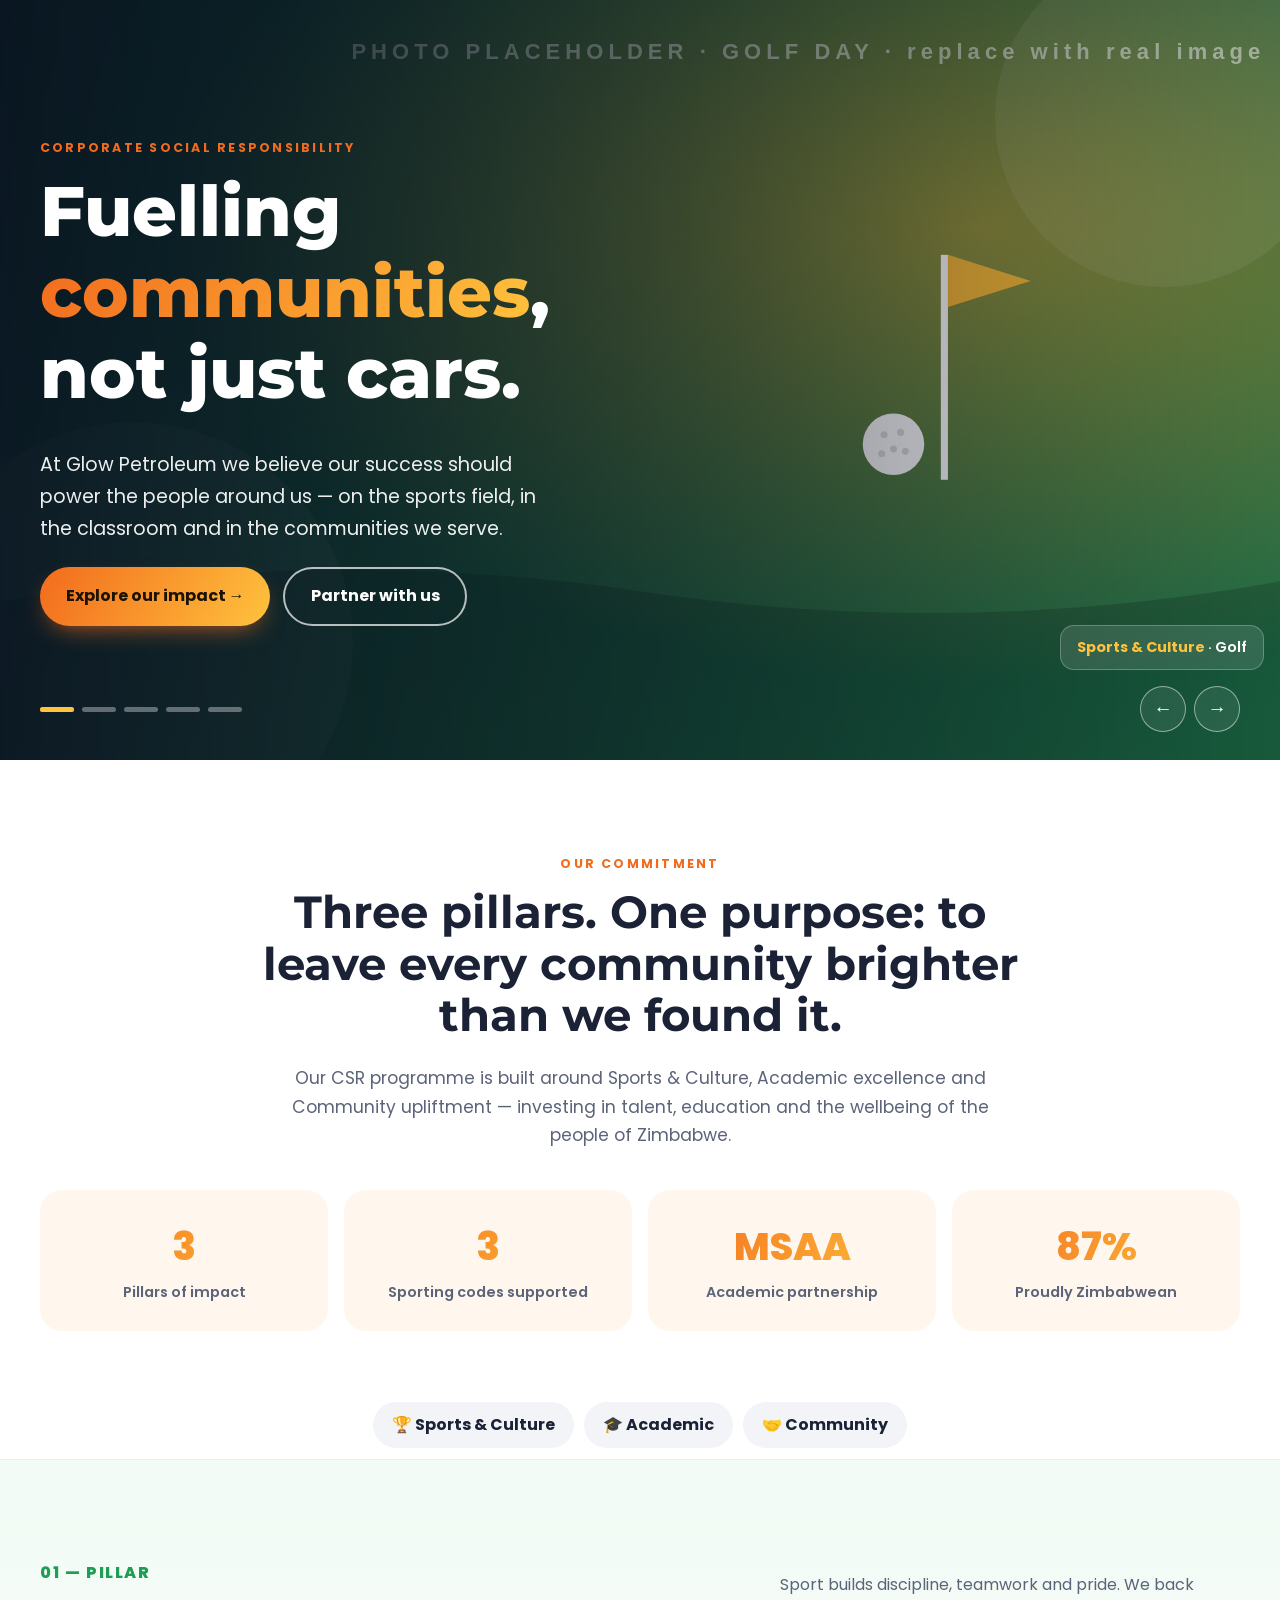
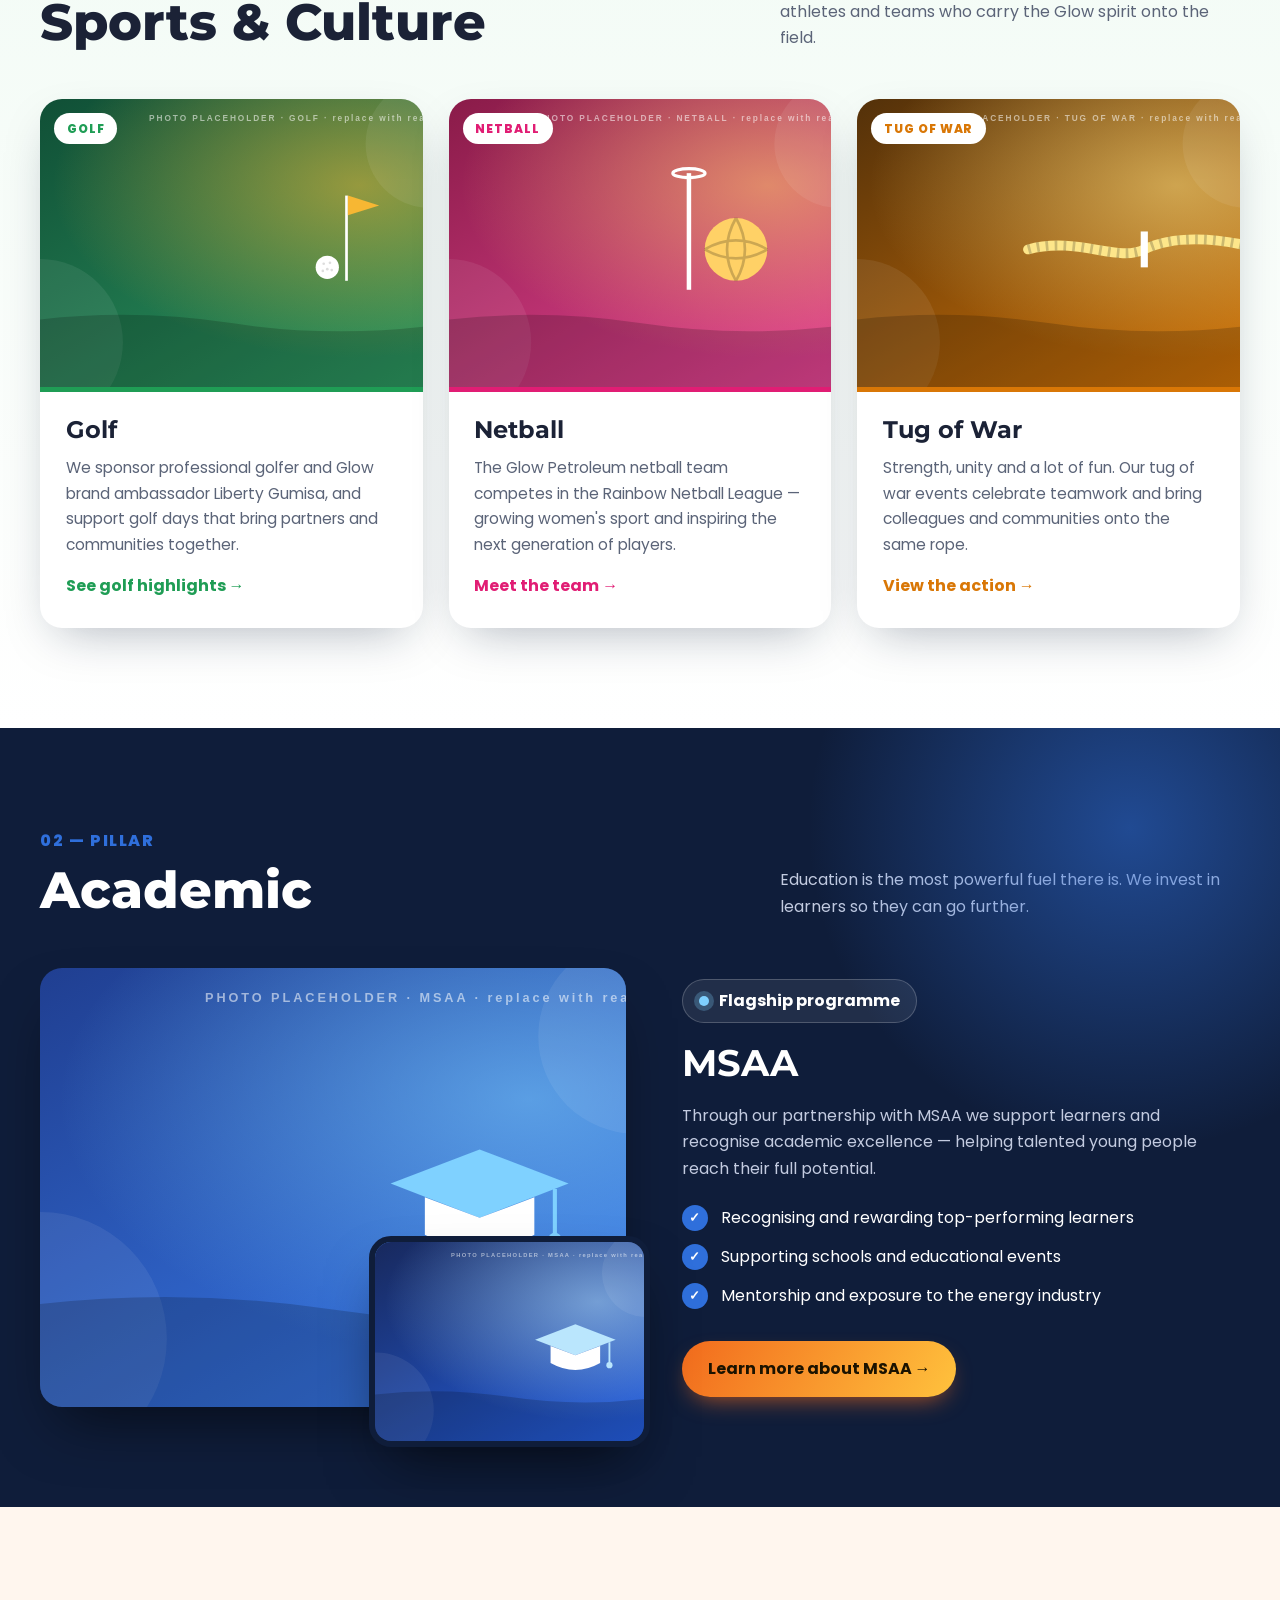
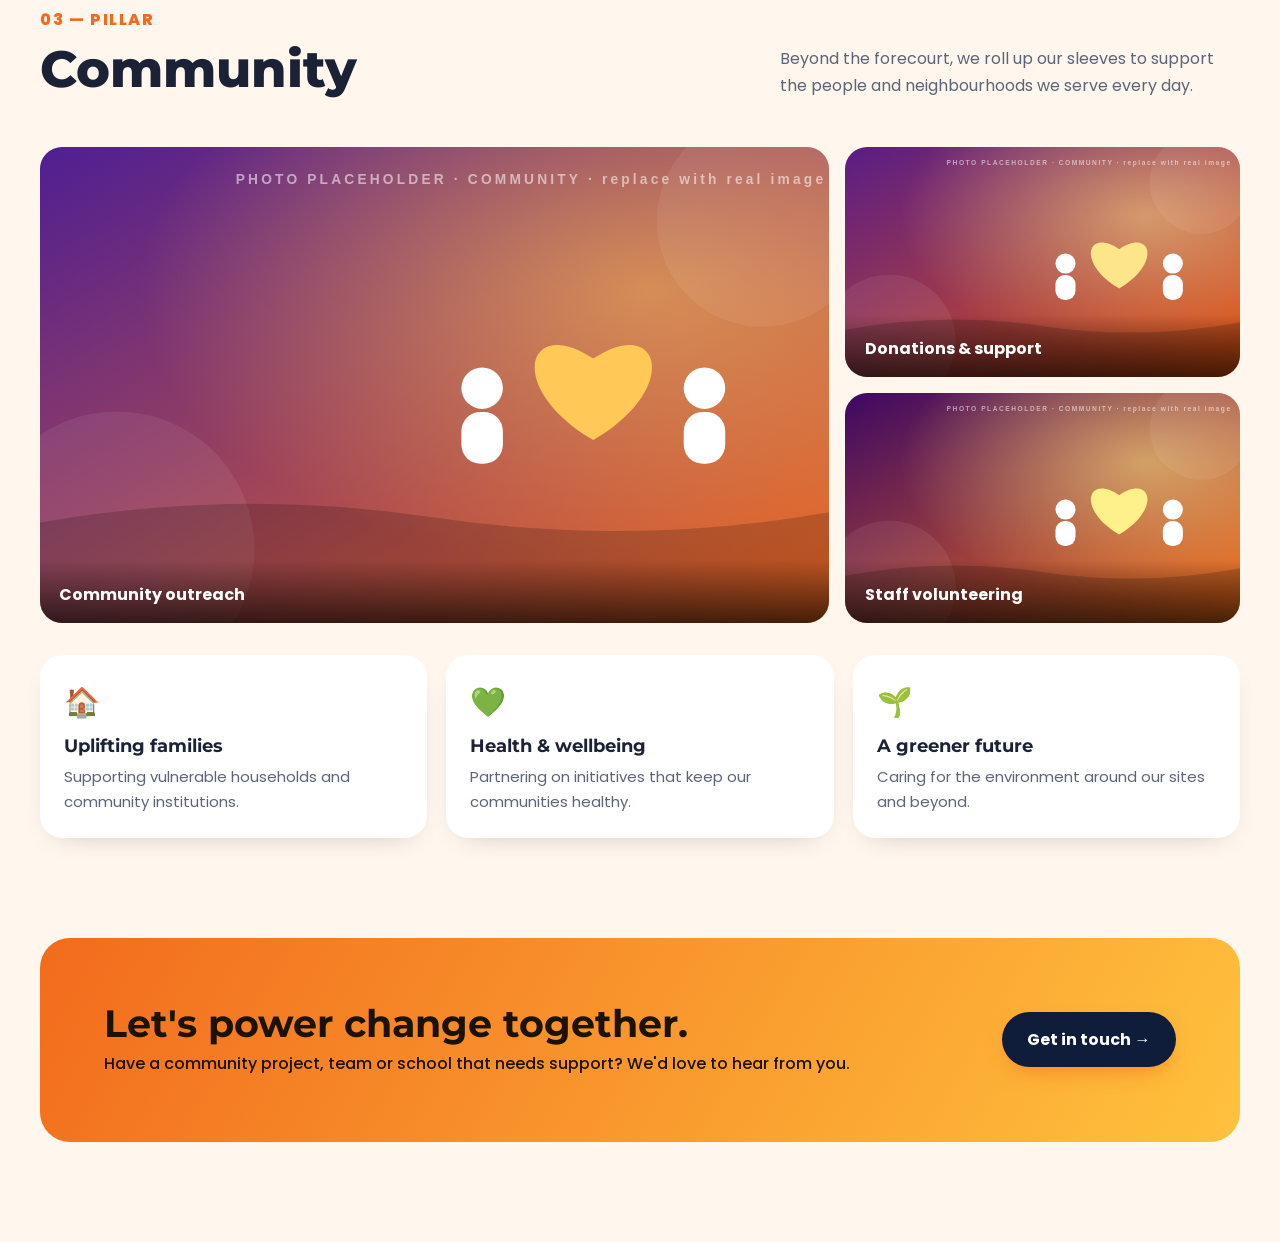
<file: html-version/index.html>
<!doctype html>
<html lang="en">
<head>
<meta charset="utf-8">
<meta name="viewport" content="width=device-width, initial-scale=1">
<title>Our Corporate Social Responsibility | Glow Petroleum</title>
<link rel="preconnect" href="https://fonts.googleapis.com">
<link href="https://fonts.googleapis.com/css2?family=Montserrat:wght@700;800&family=Poppins:wght@400;500;600;700&display=swap" rel="stylesheet">
<link rel="stylesheet" href="csr.css">
</head>
<body style="margin:0">

<!-- ===================== GLOW CSR PAGE START ===================== -->
<div class="glow-csr">

  <!-- HERO SLIDESHOW: add/remove .gc-slide blocks to change the pictures -->
  <section class="gc-hero" aria-label="Our CSR in pictures">
    <div class="gc-slide" data-caption="<b>Sports &amp; Culture</b> · Golf">
      <img src="images/hero-golf.svg" alt="Glow Petroleum golf day">
    </div>
    <div class="gc-slide" data-caption="<b>Sports &amp; Culture</b> · Netball">
      <img src="images/hero-netball.svg" alt="Glow Petroleum netball team">
    </div>
    <div class="gc-slide" data-caption="<b>Sports &amp; Culture</b> · Tug of War">
      <img src="images/hero-tug.svg" alt="Tug of war competition">
    </div>
    <div class="gc-slide" data-caption="<b>Academic</b> · MSAA">
      <img src="images/hero-msaa.svg" alt="MSAA students">
    </div>
    <div class="gc-slide" data-caption="<b>Community</b> · Giving back">
      <img src="images/hero-community.svg" alt="Glow Petroleum community outreach">
    </div>

    <div class="gc-hero__content">
      <div class="gc-wrap">
        <div class="gc-hero__text">
          <span class="gc-eyebrow">Corporate Social Responsibility</span>
          <h1>Fuelling <span>communities</span>, not just cars.</h1>
          <p class="gc-lead">At Glow Petroleum we believe our success should power the people around us — on the sports field, in the classroom and in the communities we serve.</p>
          <div class="gc-hero__actions">
            <a class="gc-btn" href="#gc-sport">Explore our impact →</a>
            <a class="gc-btn gc-btn--ghost" href="#gc-contact">Partner with us</a>
          </div>
        </div>
      </div>
    </div>
    <div class="gc-hero__caption"></div>
    <div class="gc-hero__nav">
      <div class="gc-wrap">
        <div class="gc-dots"></div>
        <div class="gc-arrows">
          <button class="gc-arrow gc-arrow--prev" aria-label="Previous slide">←</button>
          <button class="gc-arrow gc-arrow--next" aria-label="Next slide">→</button>
        </div>
      </div>
    </div>
  </section>

  <!-- INTRO -->
  <section class="gc-intro">
    <div class="gc-wrap gc-reveal">
      <span class="gc-eyebrow">Our commitment</span>
      <h2>Three pillars. One purpose: to leave every community brighter than we found it.</h2>
      <p>Our CSR programme is built around Sports &amp; Culture, Academic excellence and Community upliftment — investing in talent, education and the wellbeing of the people of Zimbabwe.</p>
      <div class="gc-stats">
        <div class="gc-stat"><strong data-count="3">3</strong><span>Pillars of impact</span></div>
        <div class="gc-stat"><strong data-count="3">3</strong><span>Sporting codes supported</span></div>
        <div class="gc-stat"><strong>MSAA</strong><span>Academic partnership</span></div>
        <div class="gc-stat"><strong data-count="100" data-suffix="%">100%</strong><span>Proudly Zimbabwean</span></div>
      </div>
    </div>
  </section>

  <!-- STICKY PILLAR NAV -->
  <nav class="gc-pillars" aria-label="CSR pillars">
    <ul>
      <li><a href="#gc-sport" data-pillar="sport">🏆 Sports &amp; Culture</a></li>
      <li><a href="#gc-academic" data-pillar="academic">🎓 Academic</a></li>
      <li><a href="#gc-community" data-pillar="community">🤝 Community</a></li>
    </ul>
  </nav>

  <!-- 1. SPORTS & CULTURE -->
  <section class="gc-section gc-sport" id="gc-sport">
    <div class="gc-wrap">
      <div class="gc-section__head gc-reveal">
        <div><span class="gc-num">01 — PILLAR</span><h2>Sports &amp; Culture</h2></div>
        <p>Sport builds discipline, teamwork and pride. We back athletes and teams who carry the Glow spirit onto the field.</p>
      </div>
      <div class="gc-cards">
        <article class="gc-card gc-card--golf gc-reveal">
          <div class="gc-card__img"><img src="images/golf-1.svg" alt="Golf"><span class="gc-tag">Golf</span></div>
          <div class="gc-card__body">
            <h3>Golf</h3>
            <p>We sponsor professional golfer and Glow brand ambassador Liberty Gumisa, and support golf days that bring partners and communities together.</p>
            <a class="gc-more" href="#">See golf highlights →</a>
          </div>
        </article>
        <article class="gc-card gc-card--netball gc-reveal">
          <div class="gc-card__img"><img src="images/netball-1.svg" alt="Netball"><span class="gc-tag">Netball</span></div>
          <div class="gc-card__body">
            <h3>Netball</h3>
            <p>The Glow Petroleum netball team competes in the Rainbow Netball League — growing women's sport and inspiring the next generation of players.</p>
            <a class="gc-more" href="#">Meet the team →</a>
          </div>
        </article>
        <article class="gc-card gc-card--tug gc-reveal">
          <div class="gc-card__img"><img src="images/tug-1.svg" alt="Tug of war"><span class="gc-tag">Tug of War</span></div>
          <div class="gc-card__body">
            <h3>Tug of War</h3>
            <p>Strength, unity and a lot of fun. Our tug of war events celebrate teamwork and bring colleagues and communities onto the same rope.</p>
            <a class="gc-more" href="#">View the action →</a>
          </div>
        </article>
      </div>
    </div>
  </section>

  <!-- 2. ACADEMIC – MSAA -->
  <section class="gc-section gc-academic" id="gc-academic">
    <div class="gc-wrap">
      <div class="gc-section__head gc-reveal">
        <div><span class="gc-num">02 — PILLAR</span><h2>Academic</h2></div>
        <p>Education is the most powerful fuel there is. We invest in learners so they can go further.</p>
      </div>
      <div class="gc-split">
        <div class="gc-split__media gc-reveal">
          <img src="images/msaa-1.svg" alt="MSAA learners">
          <img src="images/msaa-2.svg" alt="MSAA event">
        </div>
        <div class="gc-reveal">
          <span class="gc-badge"><i></i> Flagship programme</span>
          <h3>MSAA</h3>
          <p>Through our partnership with MSAA we support learners and recognise academic excellence — helping talented young people reach their full potential.</p>
          <ul class="gc-list">
            <li>Recognising and rewarding top-performing learners</li>
            <li>Supporting schools and educational events</li>
            <li>Mentorship and exposure to the energy industry</li>
          </ul>
          <a class="gc-btn" href="#">Learn more about MSAA →</a>
        </div>
      </div>
    </div>
  </section>

  <!-- 3. COMMUNITY -->
  <section class="gc-section gc-community" id="gc-community">
    <div class="gc-wrap">
      <div class="gc-section__head gc-reveal">
        <div><span class="gc-num">03 — PILLAR</span><h2>Community</h2></div>
        <p>Beyond the forecourt, we roll up our sleeves to support the people and neighbourhoods we serve every day.</p>
      </div>
      <div class="gc-gallery gc-reveal">
        <figure><img src="images/community-1.svg" alt="Community outreach"><figcaption>Community outreach</figcaption></figure>
        <figure><img src="images/community-2.svg" alt="Donations"><figcaption>Donations &amp; support</figcaption></figure>
        <figure><img src="images/community-3.svg" alt="Volunteering"><figcaption>Staff volunteering</figcaption></figure>
      </div>
      <div class="gc-impact">
        <div class="gc-reveal"><span class="gc-ico">🏠</span><h4>Uplifting families</h4><p>Supporting vulnerable households and community institutions.</p></div>
        <div class="gc-reveal"><span class="gc-ico">💚</span><h4>Health &amp; wellbeing</h4><p>Partnering on initiatives that keep our communities healthy.</p></div>
        <div class="gc-reveal"><span class="gc-ico">🌱</span><h4>A greener future</h4><p>Caring for the environment around our sites and beyond.</p></div>
      </div>
    </div>
  </section>

  <!-- CTA -->
  <section class="gc-cta" id="gc-contact">
    <div class="gc-wrap">
      <div class="gc-cta__box gc-reveal">
        <div>
          <h2>Let's power change together.</h2>
          <p>Have a community project, team or school that needs support? We'd love to hear from you.</p>
        </div>
        <a class="gc-btn" href="/index.php/contact-us/">Get in touch →</a>
      </div>
    </div>
  </section>

</div>
<!-- ===================== GLOW CSR PAGE END ===================== -->

<script src="csr.js"></script>
</body>
</html>
</file>
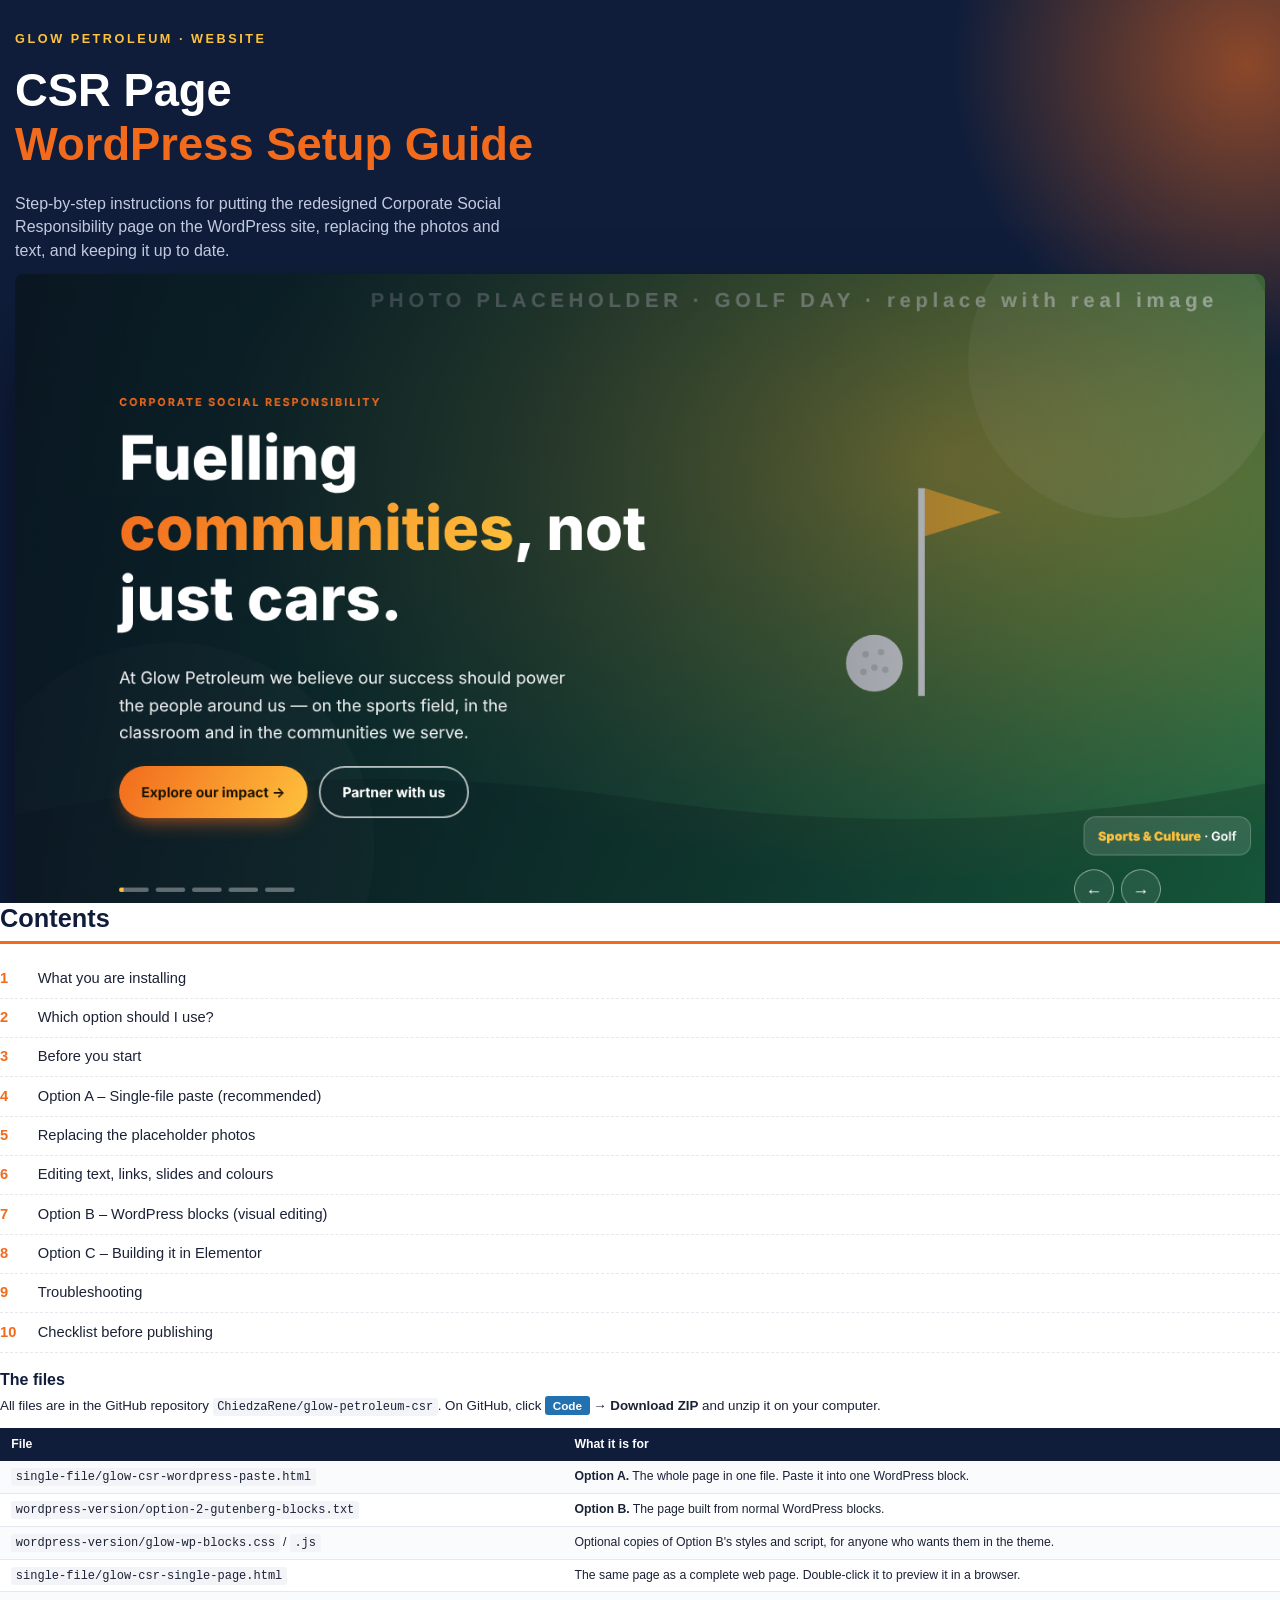
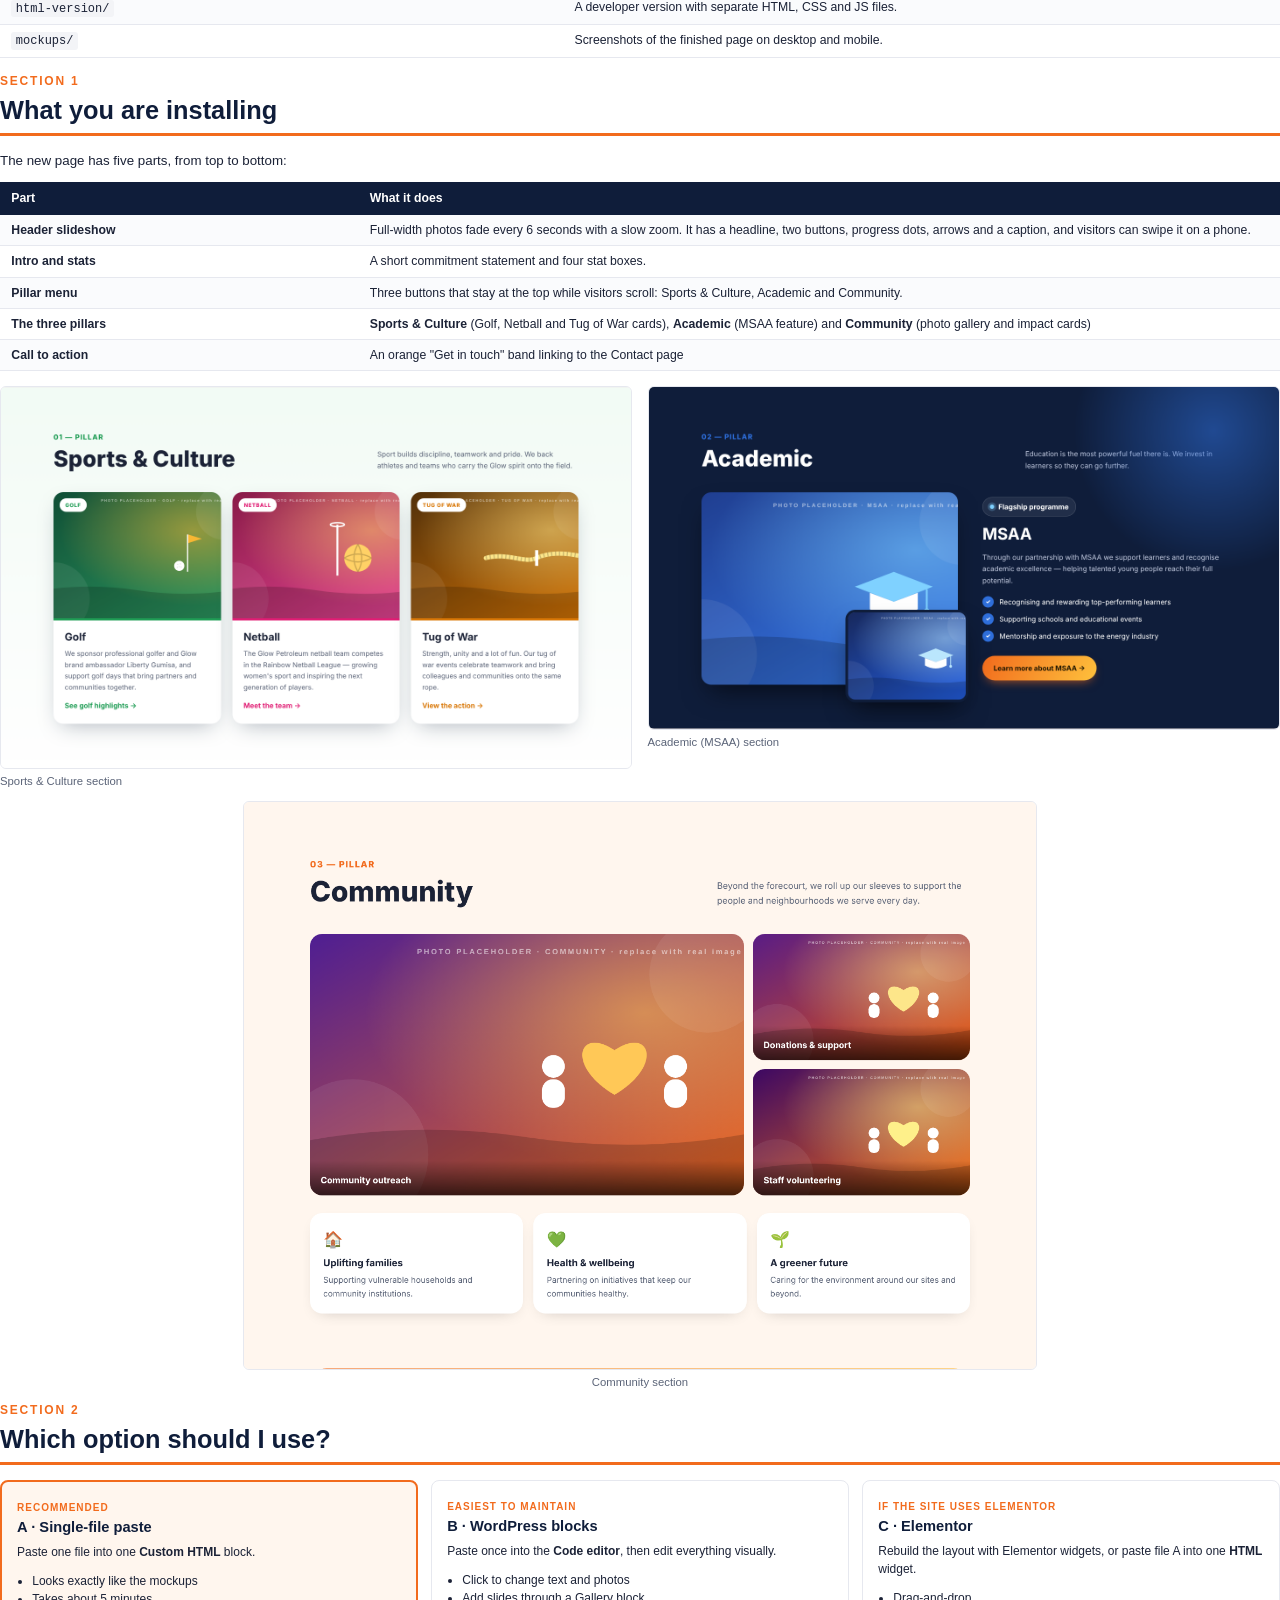
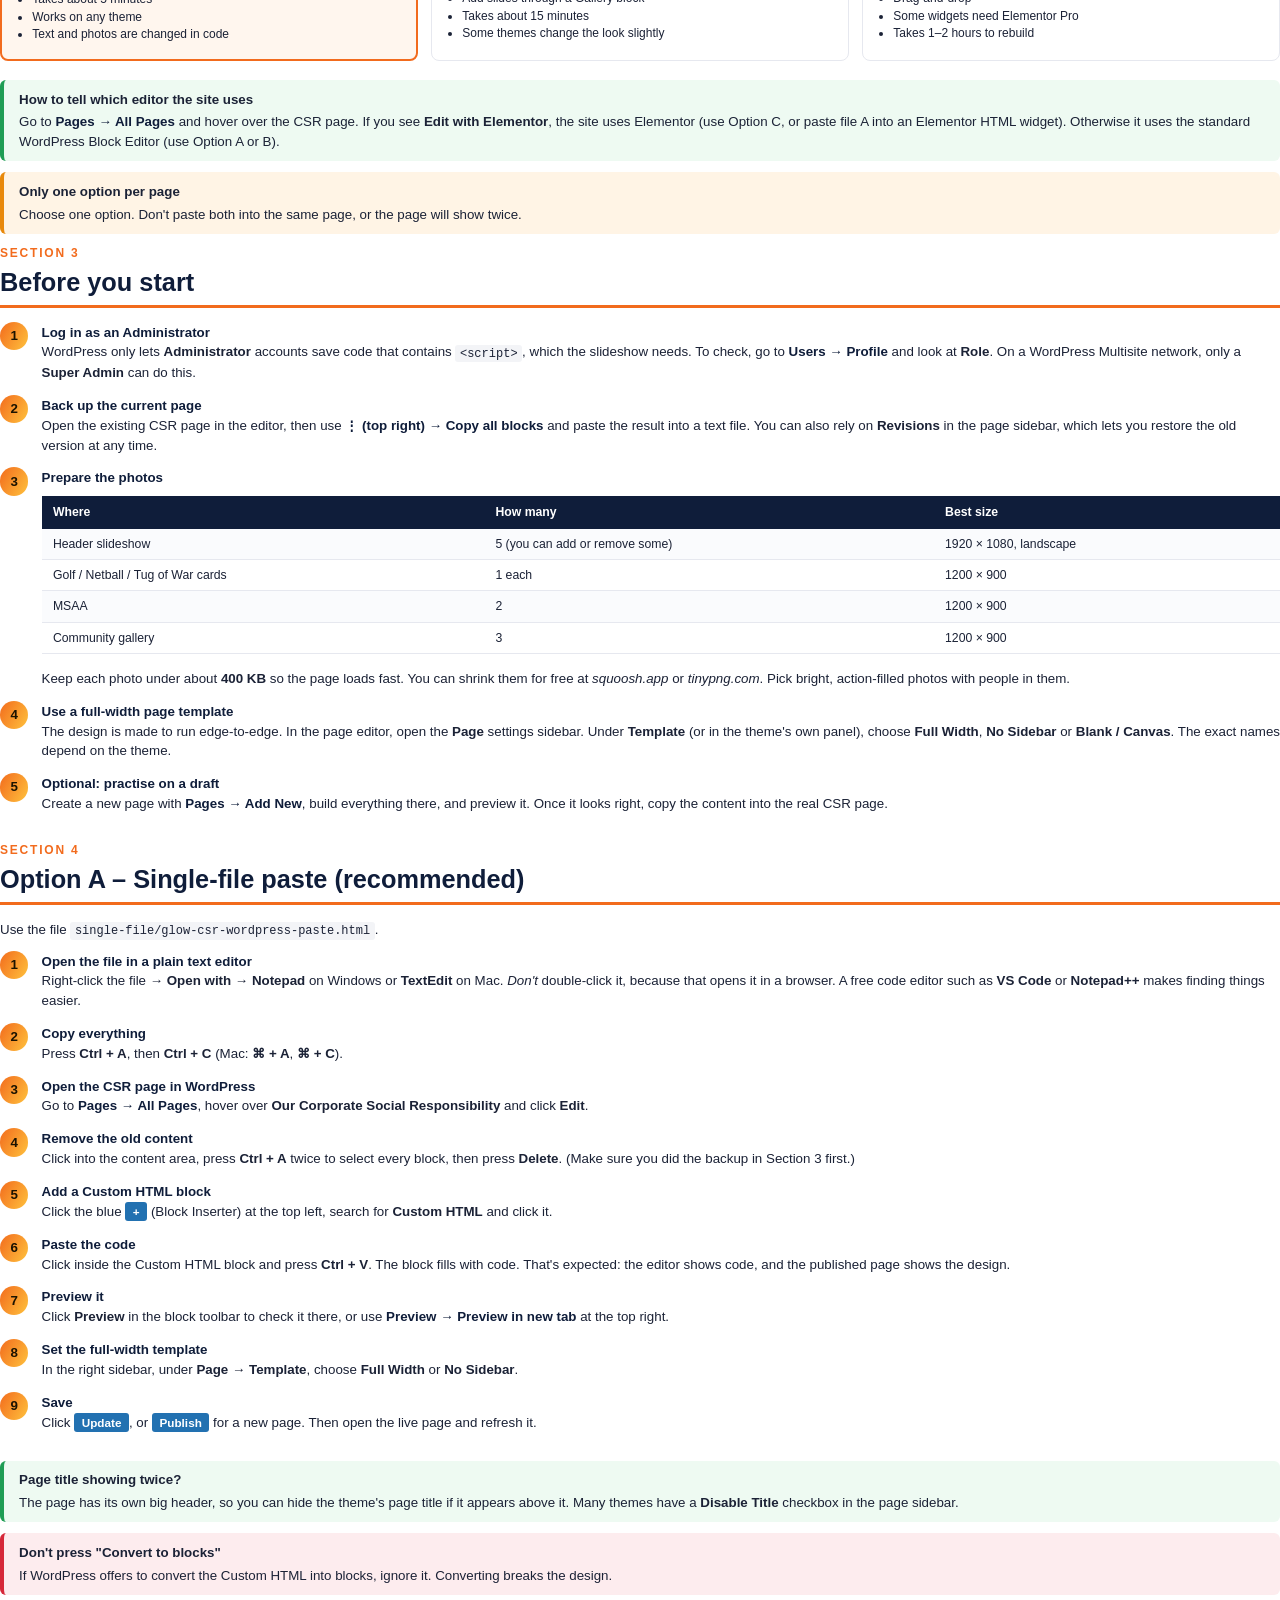
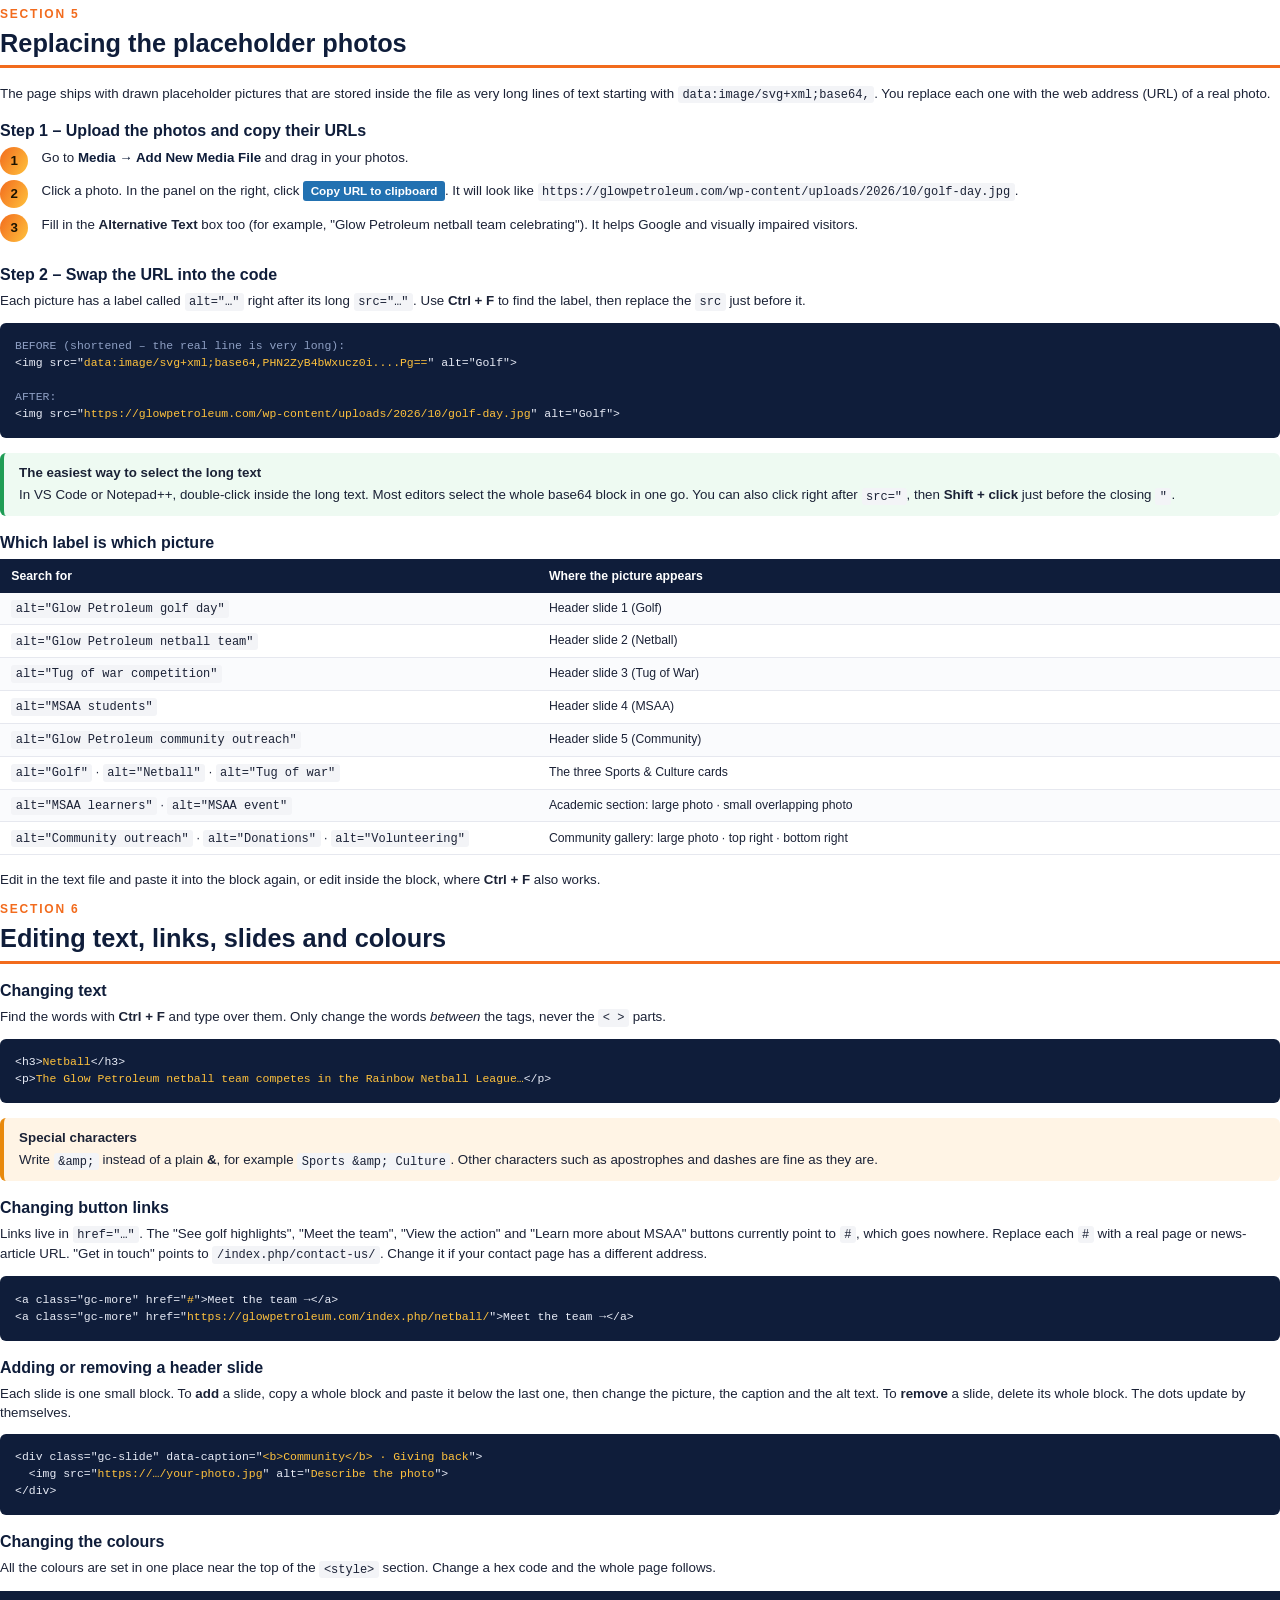
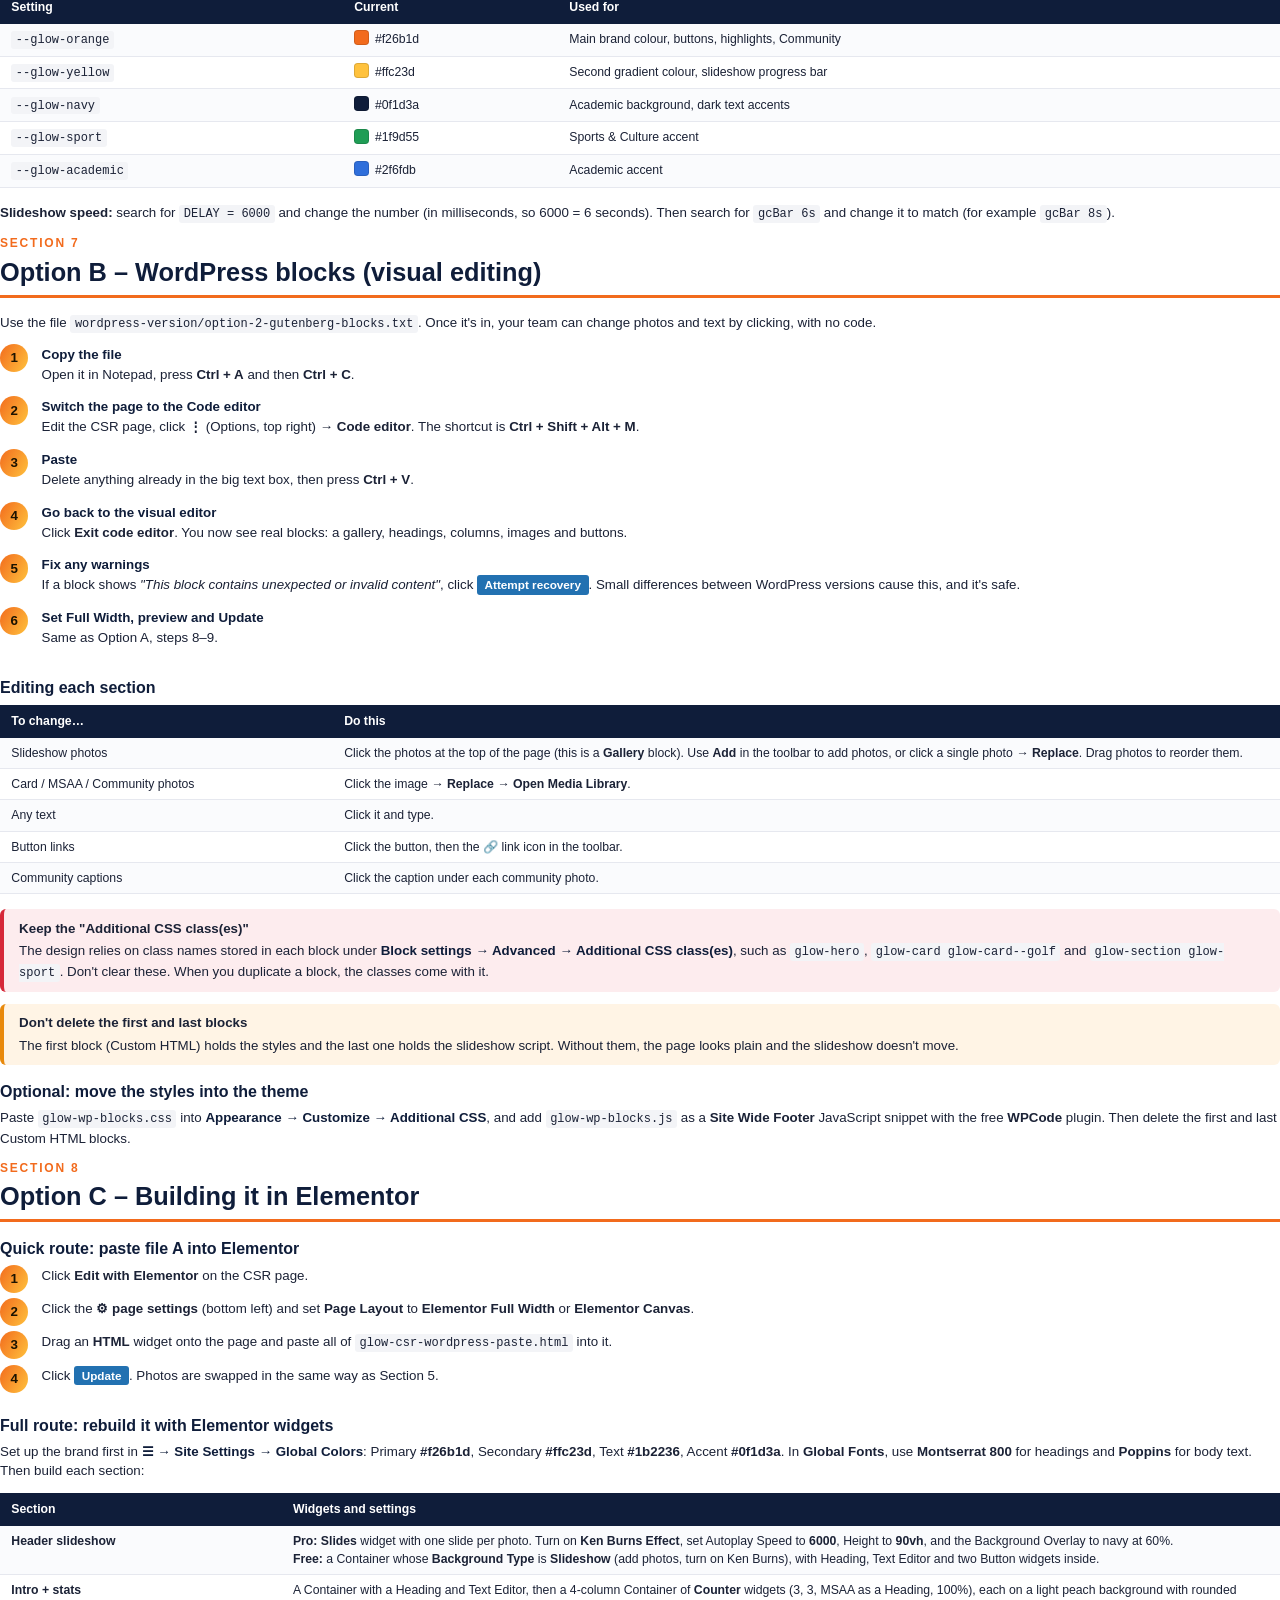
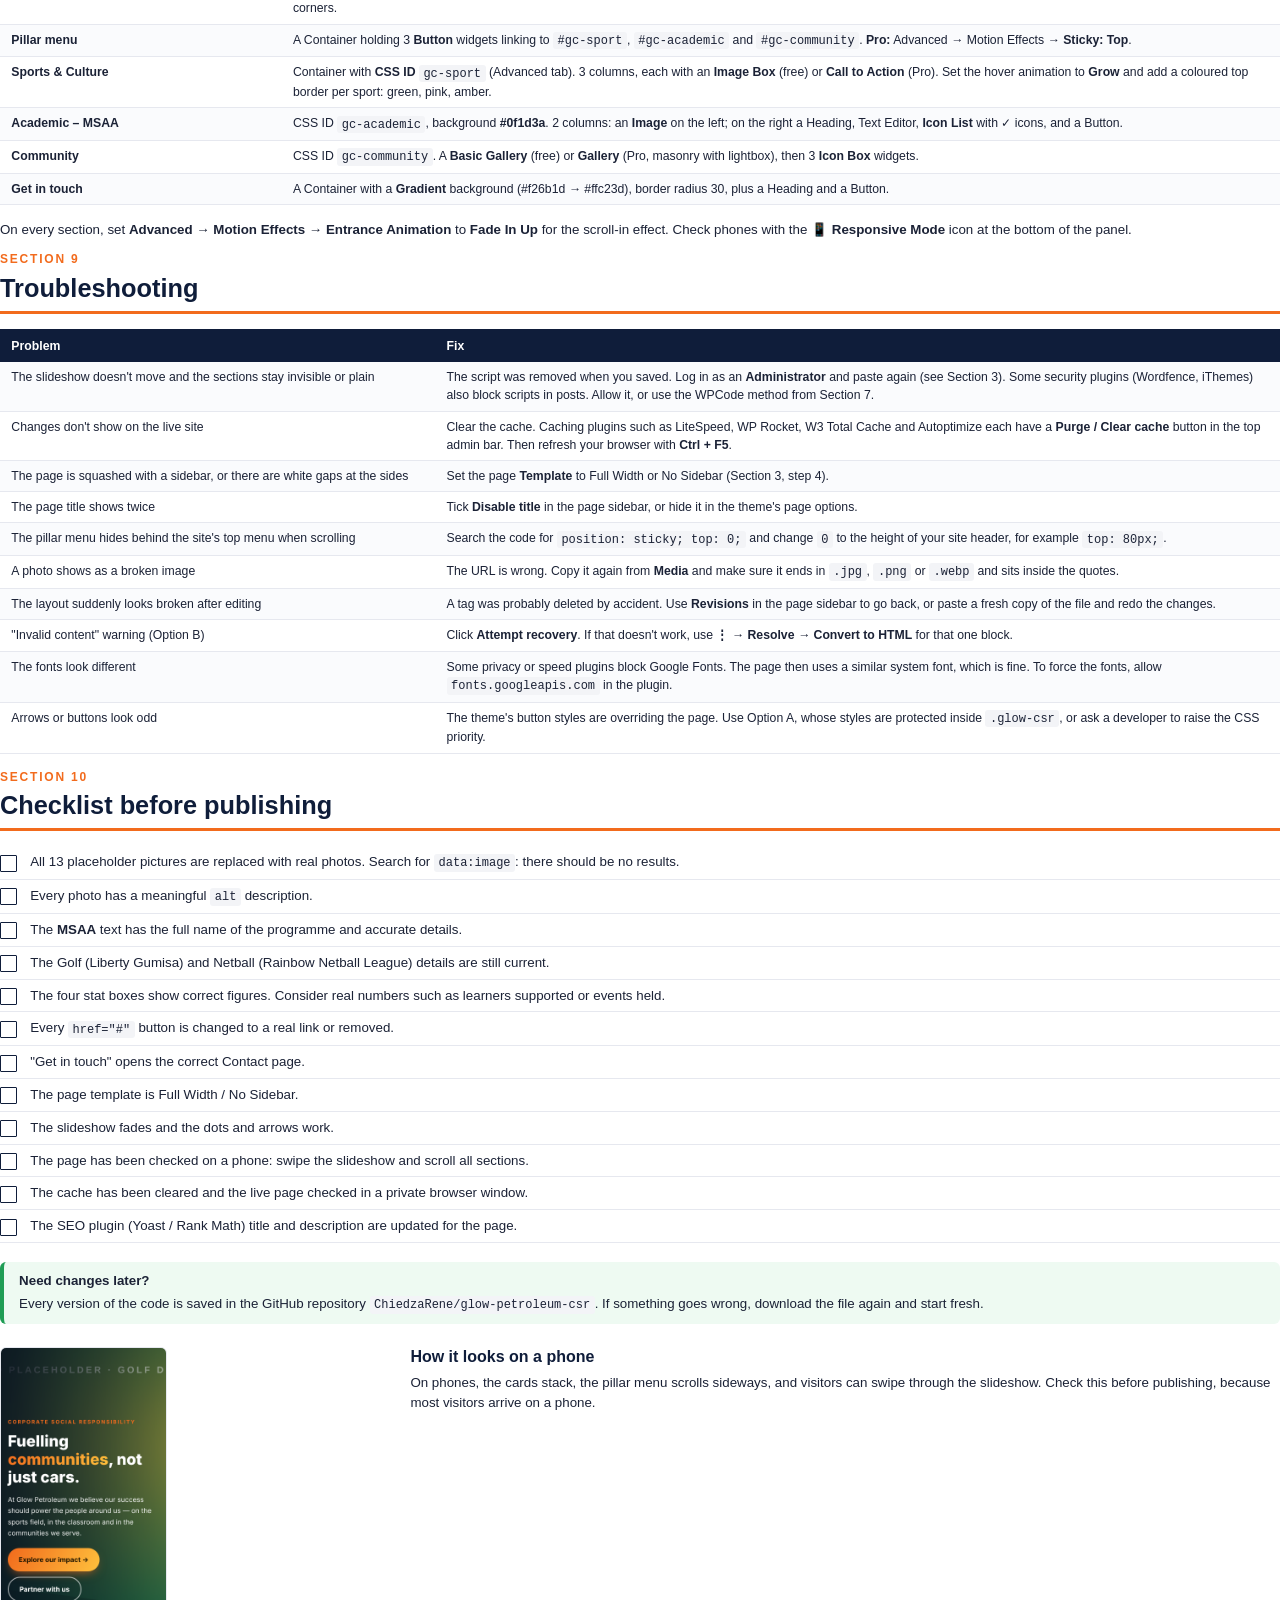
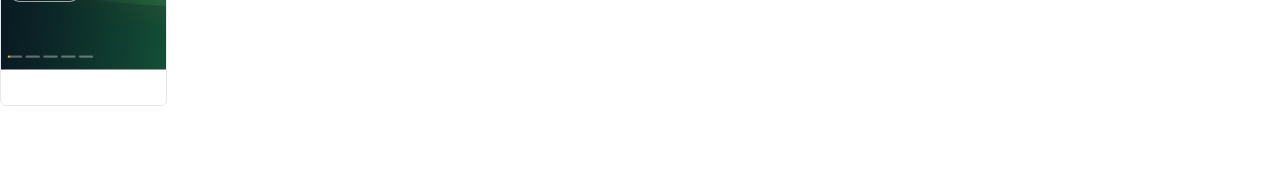
<file: docs/guide-source.html>
<!doctype html>
<html lang="en">
<head>
<meta charset="utf-8">
<title>Glow Petroleum CSR Page – WordPress Setup Guide</title>
<style>
  @page { size: A4; margin: 18mm 16mm 20mm; }
  :root { --o:#f26b1d; --y:#ffc23d; --n:#0f1d3a; --ink:#1b2236; --mut:#5b6478; --soft:#fff6ee; --line:#e6e8ef; }
  * { box-sizing: border-box; }
  body { font-family: "Segoe UI", Roboto, "Helvetica Neue", Arial, sans-serif; color: var(--ink); font-size: 10pt; line-height: 1.48; margin: 0; }
  h1, h2, h3 { line-height: 1.2; color: var(--n); }
  h2 { font-size: 19pt; margin: 0 0 4mm; padding-bottom: 2mm; border-bottom: 3px solid var(--o); }
  h3 { font-size: 12pt; margin: 4.5mm 0 1.8mm; }
  p { margin: 0 0 3mm; }
  .page { page-break-after: always; }
  .page:last-child { page-break-after: auto; }
  .sec-num { color: var(--o); font-weight: 800; font-size: 9pt; letter-spacing: .15em; text-transform: uppercase; display: block; margin-bottom: 1mm; }
  code, .mono { font-family: Consolas, "Courier New", monospace; font-size: 9pt; background: #f3f4f7; padding: .5mm 1.2mm; border-radius: 3px; }
  pre { font-family: Consolas, "Courier New", monospace; font-size: 8.6pt; background: var(--n); color: #e8ecf7; padding: 4mm; border-radius: 6px; white-space: pre-wrap; margin: 2mm 0 4mm; page-break-inside: avoid; }
  pre .c { color: #8fa0c4; } pre .h { color: var(--y); }
  table { width: 100%; border-collapse: collapse; margin: 2mm 0 4mm; font-size: 9.2pt; } tr { page-break-inside: avoid; }
  th { background: var(--n); color: #fff; text-align: left; padding: 2mm 3mm; font-weight: 600; }
  td { padding: 1.6mm 3mm; border-bottom: 1px solid var(--line); vertical-align: top; }
  tr:nth-child(even) td { background: #fafbfd; }
  ol.steps { list-style: none; counter-reset: s; padding: 0; margin: 2mm 0 4mm; }
  ol.steps > li { counter-increment: s; position: relative; padding: 0 0 3.5mm 11mm; page-break-inside: avoid; }
  ol.steps > li::before { content: counter(s); position: absolute; left: 0; top: -.3mm; width: 7.5mm; height: 7.5mm; border-radius: 50%; background: linear-gradient(120deg, var(--o), var(--y)); color: #1b1300; font-weight: 800; display: flex; align-items: center; justify-content: center; font-size: 10pt; }
  ol.steps > li b.t { display: block; color: var(--n); }
  .box { border-radius: 6px; padding: 2.5mm 4mm; margin: 2.5mm 0 3mm; page-break-inside: avoid; border-left: 4px solid; }
  .tip { background: #eefaf2; border-color: #1f9d55; }
  .warn { background: #fff4e5; border-color: #e8890c; }
  .stop { background: #fdecee; border-color: #d62839; }
  .box b:first-child { display: block; margin-bottom: .8mm; }
  .click { display: inline-block; background: #2271b1; color: #fff; font-weight: 600; font-size: 8.8pt; padding: .3mm 2mm; border-radius: 3px; }
  .menu { font-weight: 700; color: var(--n); }
  .grid2 { display: grid; grid-template-columns: 1fr 1fr; gap: 4mm; }
  .shot { width: 100%; border-radius: 6px; border: 1px solid var(--line); display: block; }
  .cap { font-size: 8.5pt; color: var(--mut); margin: 1mm 0 3mm; }
  .cards { display: grid; grid-template-columns: repeat(3, 1fr); gap: 3.5mm; margin: 3mm 0 5mm; }
  .card { border: 1px solid var(--line); border-radius: 8px; padding: 4mm; page-break-inside: avoid; }
  .card.rec { border: 2px solid var(--o); background: var(--soft); }
  .card h4 { margin: 0 0 1.5mm; color: var(--n); font-size: 11pt; }
  .card .tag { font-size: 7.5pt; font-weight: 800; letter-spacing: .1em; color: var(--o); text-transform: uppercase; }
  .card ul { padding-left: 4mm; margin: 2mm 0 0; font-size: 9pt; }
  .toc { list-style: none; padding: 0; margin: 4mm 0; }
  .toc li { display: flex; padding: 2.2mm 0; border-bottom: 1px dashed var(--line); font-size: 11pt; }
  .toc li span:first-child { color: var(--o); font-weight: 800; width: 10mm; }
  .check { list-style: none; padding: 0; }
  .check li { padding: 1.6mm 0 1.6mm 8mm; position: relative; border-bottom: 1px solid var(--line); }
  .check li::before { content: ""; position: absolute; left: 0; top: 2.2mm; width: 4mm; height: 4mm; border: 1.5px solid var(--n); border-radius: 1px; }
  .swatch { display: inline-block; width: 4mm; height: 4mm; border-radius: 1mm; vertical-align: -.6mm; margin-right: 1.5mm; border: 1px solid #0002; }

  /* Cover */
  .cover { height: 257mm; display: flex; flex-direction: column; justify-content: space-between; background: var(--n); color: #fff; margin: -18mm -16mm 0; padding: 26mm 20mm 20mm; position: relative; overflow: hidden; }
  .cover::before { content: ""; position: absolute; width: 170mm; height: 170mm; border-radius: 50%; right: -60mm; top: -50mm; background: radial-gradient(circle, rgba(242,107,29,.55), transparent 65%); }
  .cover .eyebrow { color: var(--y); font-weight: 700; letter-spacing: .2em; font-size: 9.5pt; text-transform: uppercase; }
  .cover h1 { color: #fff; font-size: 34pt; margin: 4mm 0 5mm; position: relative; }
  .cover h1 span { color: var(--o); }
  .cover p { color: #c3cbe0; font-size: 12pt; max-width: 135mm; }
  .cover img { width: 100%; border-radius: 8px; box-shadow: 0 10mm 20mm -8mm #000; position: relative; }
  .cover .meta { font-size: 9pt; color: #8fa0c4; position: relative; }
</style>
</head>
<body>

<!-- ============ COVER ============ -->
<section class="page cover">
  <div>
    <div class="eyebrow">Glow Petroleum · Website</div>
    <h1>CSR Page<br><span>WordPress Setup Guide</span></h1>
    <p>Step-by-step instructions for putting the redesigned Corporate Social Responsibility page on the WordPress site, replacing the photos and text, and keeping it up to date.</p>
  </div>
  <img src="../mockups/desktop-1-hero.png" alt="">
  <div class="meta">Files: github.com/ChiedzaRene/glow-petroleum-csr · Version 1.0 · October 2026</div>
</section>

<!-- ============ CONTENTS ============ -->
<section class="page">
  <h2>Contents</h2>
  <ul class="toc">
    <li><span>1</span><span>What you are installing</span></li>
    <li><span>2</span><span>Which option should I use?</span></li>
    <li><span>3</span><span>Before you start</span></li>
    <li><span>4</span><span>Option A – Single-file paste (recommended)</span></li>
    <li><span>5</span><span>Replacing the placeholder photos</span></li>
    <li><span>6</span><span>Editing text, links, slides and colours</span></li>
    <li><span>7</span><span>Option B – WordPress blocks (visual editing)</span></li>
    <li><span>8</span><span>Option C – Building it in Elementor</span></li>
    <li><span>9</span><span>Troubleshooting</span></li>
    <li><span>10</span><span>Checklist before publishing</span></li>
  </ul>

  <h3>The files</h3>
  <p>All files are in the GitHub repository <span class="mono">ChiedzaRene/glow-petroleum-csr</span>. On GitHub, click <span class="click">Code</span> → <b>Download ZIP</b> and unzip it on your computer.</p>
  <table>
    <tr><th style="width:44%">File</th><th>What it is for</th></tr>
    <tr><td><code>single-file/glow-csr-wordpress-paste.html</code></td><td><b>Option A.</b> The whole page in one file. Paste it into one WordPress block.</td></tr>
    <tr><td><code>wordpress-version/option-2-gutenberg-blocks.txt</code></td><td><b>Option B.</b> The page built from normal WordPress blocks.</td></tr>
    <tr><td><code>wordpress-version/glow-wp-blocks.css</code> / <code>.js</code></td><td>Optional copies of Option B's styles and script, for anyone who wants them in the theme.</td></tr>
    <tr><td><code>single-file/glow-csr-single-page.html</code></td><td>The same page as a complete web page. Double-click it to preview it in a browser.</td></tr>
    <tr><td><code>html-version/</code></td><td>A developer version with separate HTML, CSS and JS files.</td></tr>
    <tr><td><code>mockups/</code></td><td>Screenshots of the finished page on desktop and mobile.</td></tr>
  </table>
</section>

<!-- ============ 1. WHAT ============ -->
<section class="page">
  <span class="sec-num">Section 1</span>
  <h2>What you are installing</h2>
  <p>The new page has five parts, from top to bottom:</p>
  <table>
    <tr><th style="width:28%">Part</th><th>What it does</th></tr>
    <tr><td><b>Header slideshow</b></td><td>Full-width photos fade every 6 seconds with a slow zoom. It has a headline, two buttons, progress dots, arrows and a caption, and visitors can swipe it on a phone.</td></tr>
    <tr><td><b>Intro and stats</b></td><td>A short commitment statement and four stat boxes.</td></tr>
    <tr><td><b>Pillar menu</b></td><td>Three buttons that stay at the top while visitors scroll: Sports &amp; Culture, Academic and Community.</td></tr>
    <tr><td><b>The three pillars</b></td><td><b>Sports &amp; Culture</b> (Golf, Netball and Tug of War cards), <b>Academic</b> (MSAA feature) and <b>Community</b> (photo gallery and impact cards)</td></tr>
    <tr><td><b>Call to action</b></td><td>An orange "Get in touch" band linking to the Contact page</td></tr>
  </table>
  <div class="grid2">
    <div><img class="shot" src="../mockups/desktop-2-sports.png" alt=""><div class="cap">Sports &amp; Culture section</div></div>
    <div><img class="shot" src="../mockups/desktop-3-academic.png" alt=""><div class="cap">Academic (MSAA) section</div></div>
  </div>
  <img class="shot" src="../mockups/desktop-4-community.png" alt="" style="width:62%;margin:0 auto"><div class="cap" style="text-align:center">Community section</div>
</section>

<!-- ============ 2. WHICH ============ -->
<section class="page">
  <span class="sec-num">Section 2</span>
  <h2>Which option should I use?</h2>
  <div class="cards">
    <div class="card rec">
      <span class="tag">Recommended</span>
      <h4>A · Single-file paste</h4>
      <p style="font-size:9pt">Paste one file into one <b>Custom HTML</b> block.</p>
      <ul><li>Looks exactly like the mockups</li><li>Takes about 5 minutes</li><li>Works on any theme</li><li>Text and photos are changed in code</li></ul>
    </div>
    <div class="card">
      <span class="tag">Easiest to maintain</span>
      <h4>B · WordPress blocks</h4>
      <p style="font-size:9pt">Paste once into the <b>Code editor</b>, then edit everything visually.</p>
      <ul><li>Click to change text and photos</li><li>Add slides through a Gallery block</li><li>Takes about 15 minutes</li><li>Some themes change the look slightly</li></ul>
    </div>
    <div class="card">
      <span class="tag">If the site uses Elementor</span>
      <h4>C · Elementor</h4>
      <p style="font-size:9pt">Rebuild the layout with Elementor widgets, or paste file A into one <b>HTML</b> widget.</p>
      <ul><li>Drag-and-drop</li><li>Some widgets need Elementor Pro</li><li>Takes 1–2 hours to rebuild</li></ul>
    </div>
  </div>
  <div class="box tip"><b>How to tell which editor the site uses</b>Go to <span class="menu">Pages → All Pages</span> and hover over the CSR page. If you see <b>Edit with Elementor</b>, the site uses Elementor (use Option C, or paste file A into an Elementor HTML widget). Otherwise it uses the standard WordPress Block Editor (use Option A or B).</div>
  <div class="box warn"><b>Only one option per page</b>Choose one option. Don't paste both into the same page, or the page will show twice.</div>
</section>

<!-- ============ 3. BEFORE ============ -->
<section class="page">
  <span class="sec-num">Section 3</span>
  <h2>Before you start</h2>
  <ol class="steps">
    <li><b class="t">Log in as an Administrator</b>WordPress only lets <b>Administrator</b> accounts save code that contains <code>&lt;script&gt;</code>, which the slideshow needs. To check, go to <span class="menu">Users → Profile</span> and look at <b>Role</b>. On a WordPress Multisite network, only a <b>Super Admin</b> can do this.</li>
    <li><b class="t">Back up the current page</b>Open the existing CSR page in the editor, then use <span class="menu">⋮ (top right) → Copy all blocks</span> and paste the result into a text file. You can also rely on <b>Revisions</b> in the page sidebar, which lets you restore the old version at any time.</li>
    <li><b class="t">Prepare the photos</b>
      <table style="margin-top:2mm">
        <tr><th>Where</th><th>How many</th><th>Best size</th></tr>
        <tr><td>Header slideshow</td><td>5 (you can add or remove some)</td><td>1920 × 1080, landscape</td></tr>
        <tr><td>Golf / Netball / Tug of War cards</td><td>1 each</td><td>1200 × 900</td></tr>
        <tr><td>MSAA</td><td>2</td><td>1200 × 900</td></tr>
        <tr><td>Community gallery</td><td>3</td><td>1200 × 900</td></tr>
      </table>
      Keep each photo under about <b>400 KB</b> so the page loads fast. You can shrink them for free at <i>squoosh.app</i> or <i>tinypng.com</i>. Pick bright, action-filled photos with people in them.</li>
    <li><b class="t">Use a full-width page template</b>The design is made to run edge-to-edge. In the page editor, open the <b>Page</b> settings sidebar. Under <b>Template</b> (or in the theme's own panel), choose <b>Full Width</b>, <b>No Sidebar</b> or <b>Blank / Canvas</b>. The exact names depend on the theme.</li>
    <li><b class="t">Optional: practise on a draft</b>Create a new page with <span class="menu">Pages → Add New</span>, build everything there, and preview it. Once it looks right, copy the content into the real CSR page.</li>
  </ol>
</section>

<!-- ============ 4. OPTION A ============ -->
<section class="page">
  <span class="sec-num">Section 4</span>
  <h2>Option A – Single-file paste (recommended)</h2>
  <p>Use the file <code>single-file/glow-csr-wordpress-paste.html</code>.</p>
  <ol class="steps">
    <li><b class="t">Open the file in a plain text editor</b>Right-click the file → <b>Open with</b> → <b>Notepad</b> on Windows or <b>TextEdit</b> on Mac. <i>Don't</i> double-click it, because that opens it in a browser. A free code editor such as <b>VS Code</b> or <b>Notepad++</b> makes finding things easier.</li>
    <li><b class="t">Copy everything</b>Press <b>Ctrl + A</b>, then <b>Ctrl + C</b> (Mac: <b>⌘ + A</b>, <b>⌘ + C</b>).</li>
    <li><b class="t">Open the CSR page in WordPress</b>Go to <span class="menu">Pages → All Pages</span>, hover over <b>Our Corporate Social Responsibility</b> and click <b>Edit</b>.</li>
    <li><b class="t">Remove the old content</b>Click into the content area, press <b>Ctrl + A</b> twice to select every block, then press <b>Delete</b>. (Make sure you did the backup in Section 3 first.)</li>
    <li><b class="t">Add a Custom HTML block</b>Click the blue <span class="click">+</span> (Block Inserter) at the top left, search for <b>Custom HTML</b> and click it.</li>
    <li><b class="t">Paste the code</b>Click inside the Custom HTML block and press <b>Ctrl + V</b>. The block fills with code. That's expected: the editor shows code, and the published page shows the design.</li>
    <li><b class="t">Preview it</b>Click <b>Preview</b> in the block toolbar to check it there, or use <span class="menu">Preview → Preview in new tab</span> at the top right.</li>
    <li><b class="t">Set the full-width template</b>In the right sidebar, under <b>Page → Template</b>, choose <b>Full Width</b> or <b>No Sidebar</b>.</li>
    <li><b class="t">Save</b>Click <span class="click">Update</span>, or <span class="click">Publish</span> for a new page. Then open the live page and refresh it.</li>
  </ol>
  <div class="box tip"><b>Page title showing twice?</b>The page has its own big header, so you can hide the theme's page title if it appears above it. Many themes have a <b>Disable Title</b> checkbox in the page sidebar.</div>
  <div class="box stop"><b>Don't press "Convert to blocks"</b>If WordPress offers to convert the Custom HTML into blocks, ignore it. Converting breaks the design.</div>
</section>

<!-- ============ 5. PHOTOS ============ -->
<section class="page">
  <span class="sec-num">Section 5</span>
  <h2>Replacing the placeholder photos</h2>
  <p>The page ships with drawn placeholder pictures that are stored inside the file as very long lines of text starting with <code>data:image/svg+xml;base64,</code>. You replace each one with the web address (URL) of a real photo.</p>

  <h3>Step 1 – Upload the photos and copy their URLs</h3>
  <ol class="steps">
    <li>Go to <span class="menu">Media → Add New Media File</span> and drag in your photos.</li>
    <li>Click a photo. In the panel on the right, click <span class="click">Copy URL to clipboard</span>. It will look like <code>https://glowpetroleum.com/wp-content/uploads/2026/10/golf-day.jpg</code>.</li>
    <li>Fill in the <b>Alternative Text</b> box too (for example, "Glow Petroleum netball team celebrating"). It helps Google and visually impaired visitors.</li>
  </ol>

  <h3>Step 2 – Swap the URL into the code</h3>
  <p>Each picture has a label called <code>alt="…"</code> right after its long <code>src="…"</code>. Use <b>Ctrl + F</b> to find the label, then replace the <code>src</code> just before it.</p>
  <pre><span class="c">BEFORE (shortened – the real line is very long):</span>
&lt;img src="<span class="h">[data-uri]....Pg==</span>" alt="Golf"&gt;

<span class="c">AFTER:</span>
&lt;img src="<span class="h">https://glowpetroleum.com/wp-content/uploads/2026/10/golf-day.jpg</span>" alt="Golf"&gt;</pre>
  <div class="box tip"><b>The easiest way to select the long text</b>In VS Code or Notepad++, double-click inside the long text. Most editors select the whole base64 block in one go. You can also click right after <code>src="</code>, then <b>Shift + click</b> just before the closing <code>"</code>.</div>

  <h3>Which label is which picture</h3>
  <table>
    <tr><th style="width:42%">Search for</th><th>Where the picture appears</th></tr>
    <tr><td><code>alt="Glow Petroleum golf day"</code></td><td>Header slide 1 (Golf)</td></tr>
    <tr><td><code>alt="Glow Petroleum netball team"</code></td><td>Header slide 2 (Netball)</td></tr>
    <tr><td><code>alt="Tug of war competition"</code></td><td>Header slide 3 (Tug of War)</td></tr>
    <tr><td><code>alt="MSAA students"</code></td><td>Header slide 4 (MSAA)</td></tr>
    <tr><td><code>alt="Glow Petroleum community outreach"</code></td><td>Header slide 5 (Community)</td></tr>
    <tr><td><code>alt="Golf"</code> · <code>alt="Netball"</code> · <code>alt="Tug of war"</code></td><td>The three Sports &amp; Culture cards</td></tr>
    <tr><td><code>alt="MSAA learners"</code> · <code>alt="MSAA event"</code></td><td>Academic section: large photo · small overlapping photo</td></tr>
    <tr><td><code>alt="Community outreach"</code> · <code>alt="Donations"</code> · <code>alt="Volunteering"</code></td><td>Community gallery: large photo · top right · bottom right</td></tr>
  </table>
  <p>Edit in the text file and paste it into the block again, or edit inside the block, where <b>Ctrl + F</b> also works.</p>
</section>

<!-- ============ 6. EDITING ============ -->
<section class="page">
  <span class="sec-num">Section 6</span>
  <h2>Editing text, links, slides and colours</h2>

  <h3>Changing text</h3>
  <p>Find the words with <b>Ctrl + F</b> and type over them. Only change the words <i>between</i> the tags, never the <code>&lt; &gt;</code> parts.</p>
  <pre>&lt;h3&gt;<span class="h">Netball</span>&lt;/h3&gt;
&lt;p&gt;<span class="h">The Glow Petroleum netball team competes in the Rainbow Netball League…</span>&lt;/p&gt;</pre>
  <div class="box warn"><b>Special characters</b>Write <code>&amp;amp;</code> instead of a plain <b>&amp;</b>, for example <code>Sports &amp;amp; Culture</code>. Other characters such as apostrophes and dashes are fine as they are.</div>

  <h3>Changing button links</h3>
  <p>Links live in <code>href="…"</code>. The "See golf highlights", "Meet the team", "View the action" and "Learn more about MSAA" buttons currently point to <code>#</code>, which goes nowhere. Replace each <code>#</code> with a real page or news-article URL. "Get in touch" points to <code>/index.php/contact-us/</code>. Change it if your contact page has a different address.</p>
  <pre>&lt;a class="gc-more" href="<span class="h">#</span>"&gt;Meet the team →&lt;/a&gt;
&lt;a class="gc-more" href="<span class="h">https://glowpetroleum.com/index.php/netball/</span>"&gt;Meet the team →&lt;/a&gt;</pre>

  <h3>Adding or removing a header slide</h3>
  <p>Each slide is one small block. To <b>add</b> a slide, copy a whole block and paste it below the last one, then change the picture, the caption and the alt text. To <b>remove</b> a slide, delete its whole block. The dots update by themselves.</p>
  <pre>&lt;div class="gc-slide" data-caption="<span class="h">&lt;b&gt;Community&lt;/b&gt; · Giving back</span>"&gt;
  &lt;img src="<span class="h">https://…/your-photo.jpg</span>" alt="<span class="h">Describe the photo</span>"&gt;
&lt;/div&gt;</pre>

  <h3>Changing the colours</h3>
  <p>All the colours are set in one place near the top of the <code>&lt;style&gt;</code> section. Change a hex code and the whole page follows.</p>
  <table>
    <tr><th>Setting</th><th>Current</th><th>Used for</th></tr>
    <tr><td><code>--glow-orange</code></td><td><span class="swatch" style="background:#f26b1d"></span>#f26b1d</td><td>Main brand colour, buttons, highlights, Community</td></tr>
    <tr><td><code>--glow-yellow</code></td><td><span class="swatch" style="background:#ffc23d"></span>#ffc23d</td><td>Second gradient colour, slideshow progress bar</td></tr>
    <tr><td><code>--glow-navy</code></td><td><span class="swatch" style="background:#0f1d3a"></span>#0f1d3a</td><td>Academic background, dark text accents</td></tr>
    <tr><td><code>--glow-sport</code></td><td><span class="swatch" style="background:#1f9d55"></span>#1f9d55</td><td>Sports &amp; Culture accent</td></tr>
    <tr><td><code>--glow-academic</code></td><td><span class="swatch" style="background:#2f6fdb"></span>#2f6fdb</td><td>Academic accent</td></tr>
  </table>
  <p><b>Slideshow speed:</b> search for <code>DELAY = 6000</code> and change the number (in milliseconds, so 6000 = 6 seconds). Then search for <code>gcBar 6s</code> and change it to match (for example <code>gcBar 8s</code>).</p>
</section>

<!-- ============ 7. OPTION B ============ -->
<section class="page">
  <span class="sec-num">Section 7</span>
  <h2>Option B – WordPress blocks (visual editing)</h2>
  <p>Use the file <code>wordpress-version/option-2-gutenberg-blocks.txt</code>. Once it's in, your team can change photos and text by clicking, with no code.</p>
  <ol class="steps">
    <li><b class="t">Copy the file</b>Open it in Notepad, press <b>Ctrl + A</b> and then <b>Ctrl + C</b>.</li>
    <li><b class="t">Switch the page to the Code editor</b>Edit the CSR page, click <b>⋮</b> (Options, top right) → <b>Code editor</b>. The shortcut is <b>Ctrl + Shift + Alt + M</b>.</li>
    <li><b class="t">Paste</b>Delete anything already in the big text box, then press <b>Ctrl + V</b>.</li>
    <li><b class="t">Go back to the visual editor</b>Click <b>Exit code editor</b>. You now see real blocks: a gallery, headings, columns, images and buttons.</li>
    <li><b class="t">Fix any warnings</b>If a block shows <i>"This block contains unexpected or invalid content"</i>, click <span class="click">Attempt recovery</span>. Small differences between WordPress versions cause this, and it's safe.</li>
    <li><b class="t">Set Full Width, preview and Update</b>Same as Option A, steps 8–9.</li>
  </ol>

  <h3>Editing each section</h3>
  <table>
    <tr><th style="width:26%">To change…</th><th>Do this</th></tr>
    <tr><td>Slideshow photos</td><td>Click the photos at the top of the page (this is a <b>Gallery</b> block). Use <b>Add</b> in the toolbar to add photos, or click a single photo → <b>Replace</b>. Drag photos to reorder them.</td></tr>
    <tr><td>Card / MSAA / Community photos</td><td>Click the image → <b>Replace</b> → <b>Open Media Library</b>.</td></tr>
    <tr><td>Any text</td><td>Click it and type.</td></tr>
    <tr><td>Button links</td><td>Click the button, then the 🔗 link icon in the toolbar.</td></tr>
    <tr><td>Community captions</td><td>Click the caption under each community photo.</td></tr>
  </table>

  <div class="box stop"><b>Keep the "Additional CSS class(es)"</b>The design relies on class names stored in each block under <span class="menu">Block settings → Advanced → Additional CSS class(es)</span>, such as <code>glow-hero</code>, <code>glow-card glow-card--golf</code> and <code>glow-section glow-sport</code>. Don't clear these. When you duplicate a block, the classes come with it.</div>
  <div class="box warn"><b>Don't delete the first and last blocks</b>The first block (Custom HTML) holds the styles and the last one holds the slideshow script. Without them, the page looks plain and the slideshow doesn't move.</div>

  <h3>Optional: move the styles into the theme</h3>
  <p>Paste <code>glow-wp-blocks.css</code> into <span class="menu">Appearance → Customize → Additional CSS</span>, and add <code>glow-wp-blocks.js</code> as a <b>Site Wide Footer</b> JavaScript snippet with the free <b>WPCode</b> plugin. Then delete the first and last Custom HTML blocks.</p>
</section>

<!-- ============ 8. ELEMENTOR ============ -->
<section class="page">
  <span class="sec-num">Section 8</span>
  <h2>Option C – Building it in Elementor</h2>
  <h3>Quick route: paste file A into Elementor</h3>
  <ol class="steps">
    <li>Click <b>Edit with Elementor</b> on the CSR page.</li>
    <li>Click the <b>⚙ page settings</b> (bottom left) and set <b>Page Layout</b> to <b>Elementor Full Width</b> or <b>Elementor Canvas</b>.</li>
    <li>Drag an <b>HTML</b> widget onto the page and paste all of <code>glow-csr-wordpress-paste.html</code> into it.</li>
    <li>Click <span class="click">Update</span>. Photos are swapped in the same way as Section 5.</li>
  </ol>

  <h3>Full route: rebuild it with Elementor widgets</h3>
  <p>Set up the brand first in <span class="menu">☰ → Site Settings → Global Colors</span>: Primary <b>#f26b1d</b>, Secondary <b>#ffc23d</b>, Text <b>#1b2236</b>, Accent <b>#0f1d3a</b>. In <b>Global Fonts</b>, use <b>Montserrat 800</b> for headings and <b>Poppins</b> for body text. Then build each section:</p>
  <table>
    <tr><th style="width:22%">Section</th><th>Widgets and settings</th></tr>
    <tr><td><b>Header slideshow</b></td><td><b>Pro:</b> <b>Slides</b> widget with one slide per photo. Turn on <b>Ken Burns Effect</b>, set Autoplay Speed to <b>6000</b>, Height to <b>90vh</b>, and the Background Overlay to navy at 60%.<br><b>Free:</b> a Container whose <b>Background Type</b> is <b>Slideshow</b> (add photos, turn on Ken Burns), with Heading, Text Editor and two Button widgets inside.</td></tr>
    <tr><td><b>Intro + stats</b></td><td>A Container with a Heading and Text Editor, then a 4-column Container of <b>Counter</b> widgets (3, 3, MSAA as a Heading, 100%), each on a light peach background with rounded corners.</td></tr>
    <tr><td><b>Pillar menu</b></td><td>A Container holding 3 <b>Button</b> widgets linking to <code>#gc-sport</code>, <code>#gc-academic</code> and <code>#gc-community</code>. <b>Pro:</b> Advanced → Motion Effects → <b>Sticky: Top</b>.</td></tr>
    <tr><td><b>Sports &amp; Culture</b></td><td>Container with <b>CSS ID</b> <code>gc-sport</code> (Advanced tab). 3 columns, each with an <b>Image Box</b> (free) or <b>Call to Action</b> (Pro). Set the hover animation to <b>Grow</b> and add a coloured top border per sport: green, pink, amber.</td></tr>
    <tr><td><b>Academic – MSAA</b></td><td>CSS ID <code>gc-academic</code>, background <b>#0f1d3a</b>. 2 columns: an <b>Image</b> on the left; on the right a Heading, Text Editor, <b>Icon List</b> with ✓ icons, and a Button.</td></tr>
    <tr><td><b>Community</b></td><td>CSS ID <code>gc-community</code>. A <b>Basic Gallery</b> (free) or <b>Gallery</b> (Pro, masonry with lightbox), then 3 <b>Icon Box</b> widgets.</td></tr>
    <tr><td><b>Get in touch</b></td><td>A Container with a <b>Gradient</b> background (#f26b1d → #ffc23d), border radius 30, plus a Heading and a Button.</td></tr>
  </table>
  <p>On every section, set <b>Advanced → Motion Effects → Entrance Animation</b> to <b>Fade In Up</b> for the scroll-in effect. Check phones with the 📱 <b>Responsive Mode</b> icon at the bottom of the panel.</p>
</section>

<!-- ============ 9. TROUBLESHOOTING ============ -->
<section class="page">
  <span class="sec-num">Section 9</span>
  <h2>Troubleshooting</h2>
  <table>
    <tr><th style="width:34%">Problem</th><th>Fix</th></tr>
    <tr><td>The slideshow doesn't move and the sections stay invisible or plain</td><td>The script was removed when you saved. Log in as an <b>Administrator</b> and paste again (see Section 3). Some security plugins (Wordfence, iThemes) also block scripts in posts. Allow it, or use the WPCode method from Section 7.</td></tr>
    <tr><td>Changes don't show on the live site</td><td>Clear the cache. Caching plugins such as LiteSpeed, WP Rocket, W3 Total Cache and Autoptimize each have a <b>Purge / Clear cache</b> button in the top admin bar. Then refresh your browser with <b>Ctrl + F5</b>.</td></tr>
    <tr><td>The page is squashed with a sidebar, or there are white gaps at the sides</td><td>Set the page <b>Template</b> to Full Width or No Sidebar (Section 3, step 4).</td></tr>
    <tr><td>The page title shows twice</td><td>Tick <b>Disable title</b> in the page sidebar, or hide it in the theme's page options.</td></tr>
    <tr><td>The pillar menu hides behind the site's top menu when scrolling</td><td>Search the code for <code>position: sticky; top: 0;</code> and change <code>0</code> to the height of your site header, for example <code>top: 80px;</code>.</td></tr>
    <tr><td>A photo shows as a broken image</td><td>The URL is wrong. Copy it again from <b>Media</b> and make sure it ends in <code>.jpg</code>, <code>.png</code> or <code>.webp</code> and sits inside the quotes.</td></tr>
    <tr><td>The layout suddenly looks broken after editing</td><td>A tag was probably deleted by accident. Use <b>Revisions</b> in the page sidebar to go back, or paste a fresh copy of the file and redo the changes.</td></tr>
    <tr><td>"Invalid content" warning (Option B)</td><td>Click <b>Attempt recovery</b>. If that doesn't work, use <b>⋮ → Resolve → Convert to HTML</b> for that one block.</td></tr>
    <tr><td>The fonts look different</td><td>Some privacy or speed plugins block Google Fonts. The page then uses a similar system font, which is fine. To force the fonts, allow <code>fonts.googleapis.com</code> in the plugin.</td></tr>
    <tr><td>Arrows or buttons look odd</td><td>The theme's button styles are overriding the page. Use Option A, whose styles are protected inside <code>.glow-csr</code>, or ask a developer to raise the CSS priority.</td></tr>
  </table>
</section>

<!-- ============ 10. CHECKLIST ============ -->
<section class="page">
  <span class="sec-num">Section 10</span>
  <h2>Checklist before publishing</h2>
  <ul class="check">
    <li>All 13 placeholder pictures are replaced with real photos. Search for <code>data:image</code>: there should be no results.</li>
    <li>Every photo has a meaningful <code>alt</code> description.</li>
    <li>The <b>MSAA</b> text has the full name of the programme and accurate details.</li>
    <li>The Golf (Liberty Gumisa) and Netball (Rainbow Netball League) details are still current.</li>
    <li>The four stat boxes show correct figures. Consider real numbers such as learners supported or events held.</li>
    <li>Every <code>href="#"</code> button is changed to a real link or removed.</li>
    <li>"Get in touch" opens the correct Contact page.</li>
    <li>The page template is Full Width / No Sidebar.</li>
    <li>The slideshow fades and the dots and arrows work.</li>
    <li>The page has been checked on a phone: swipe the slideshow and scroll all sections.</li>
    <li>The cache has been cleared and the live page checked in a private browser window.</li>
    <li>The SEO plugin (Yoast / Rank Math) title and description are updated for the page.</li>
  </ul>
  <div class="box tip" style="margin-top:5mm"><b>Need changes later?</b>Every version of the code is saved in the GitHub repository <span class="mono">ChiedzaRene/glow-petroleum-csr</span>. If something goes wrong, download the file again and start fresh.</div>
  <div class="grid2" style="margin-top:6mm;grid-template-columns:1fr 2.2fr;align-items:start">
    <img class="shot" src="../mockups/mobile-1-hero.png" alt="" style="max-height:95mm;width:auto">
    <div><h3 style="margin-top:0">How it looks on a phone</h3><p>On phones, the cards stack, the pillar menu scrolls sideways, and visitors can swipe through the slideshow. Check this before publishing, because most visitors arrive on a phone.</p></div>
  </div>
</section>

</body>
</html>
</file>
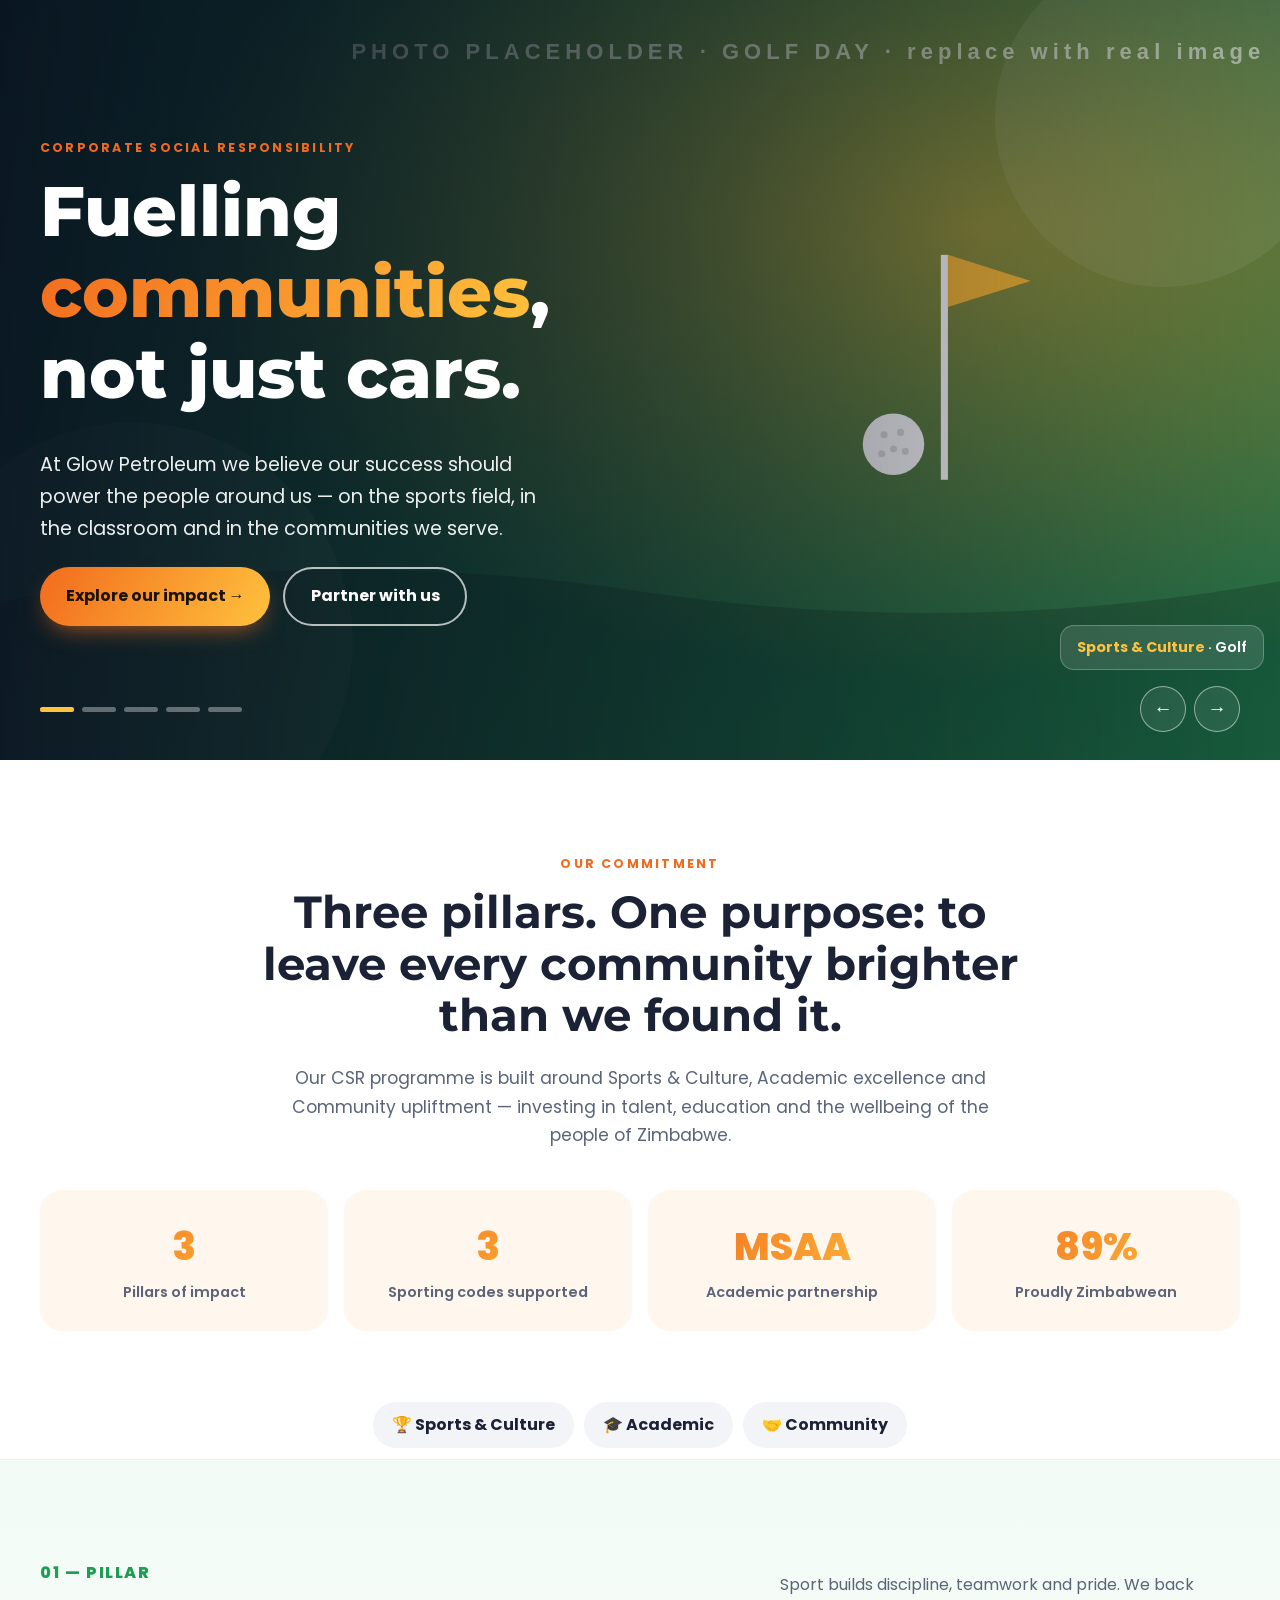
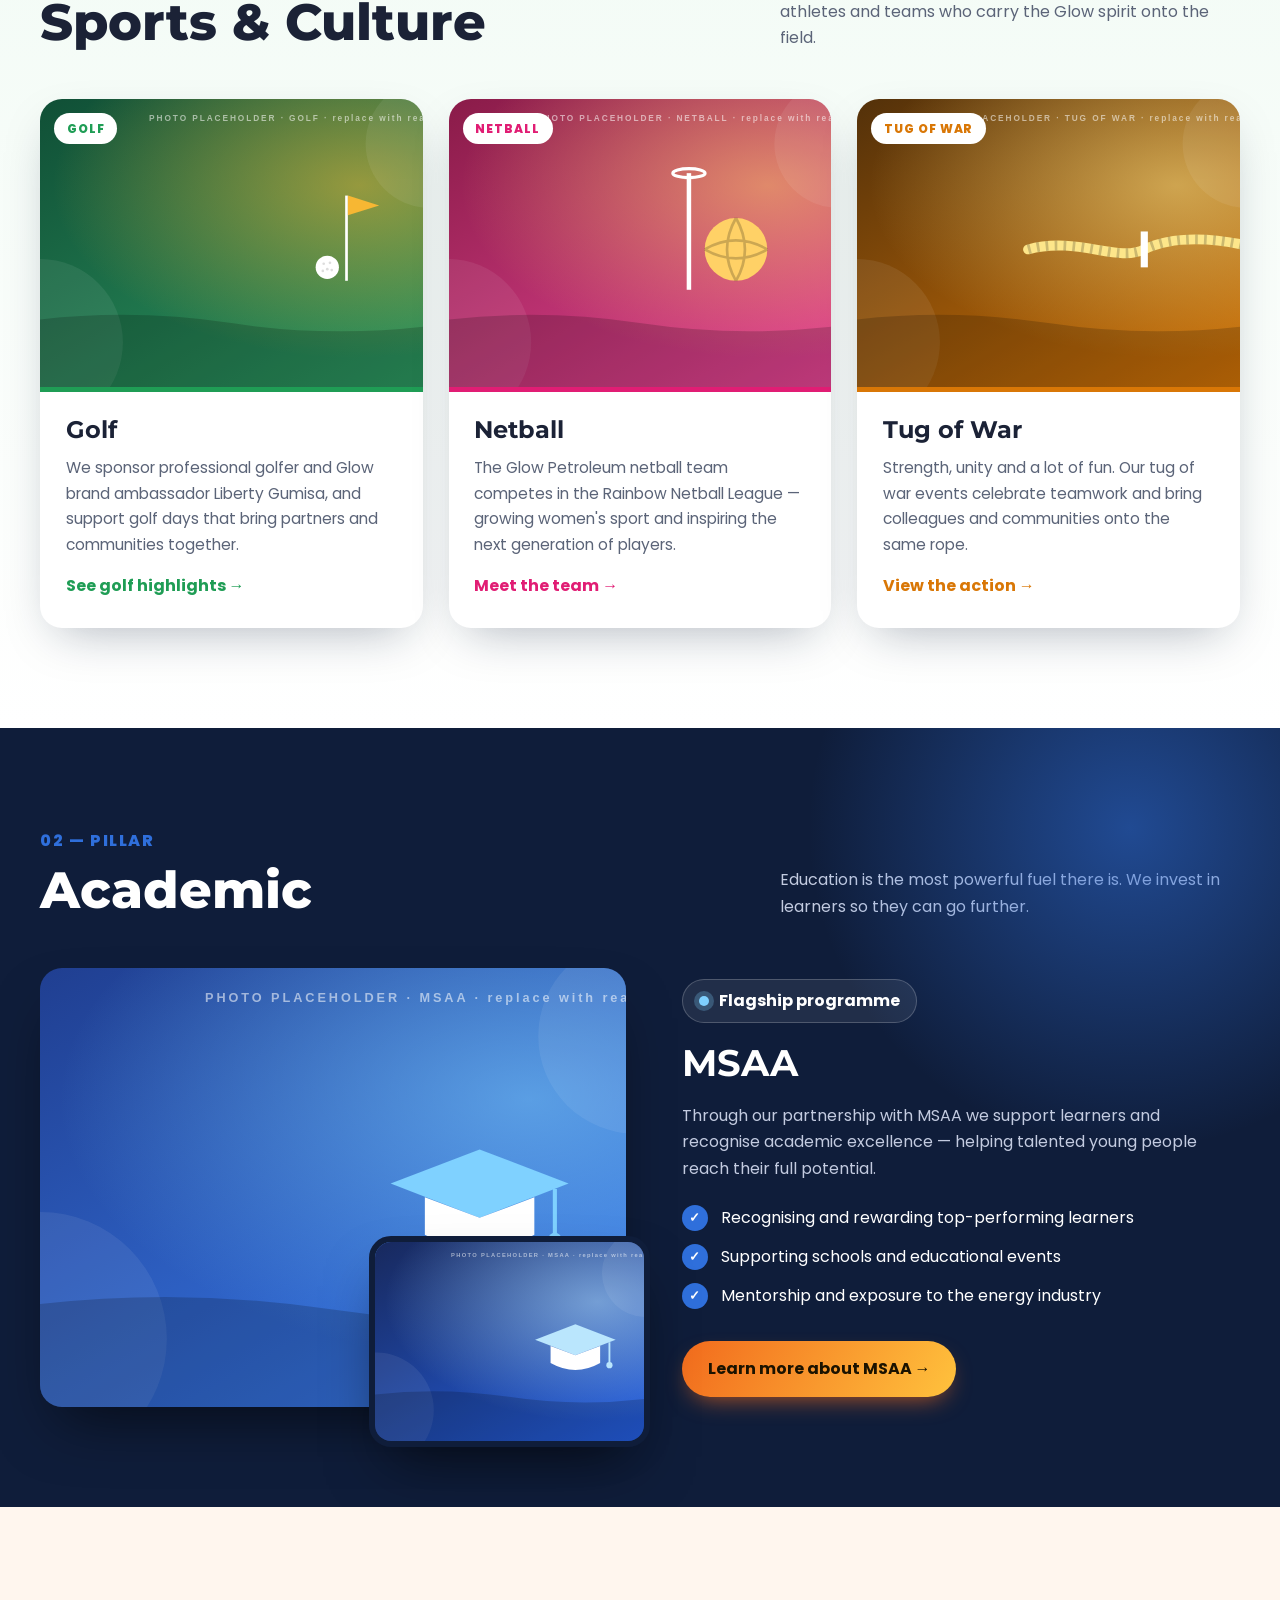
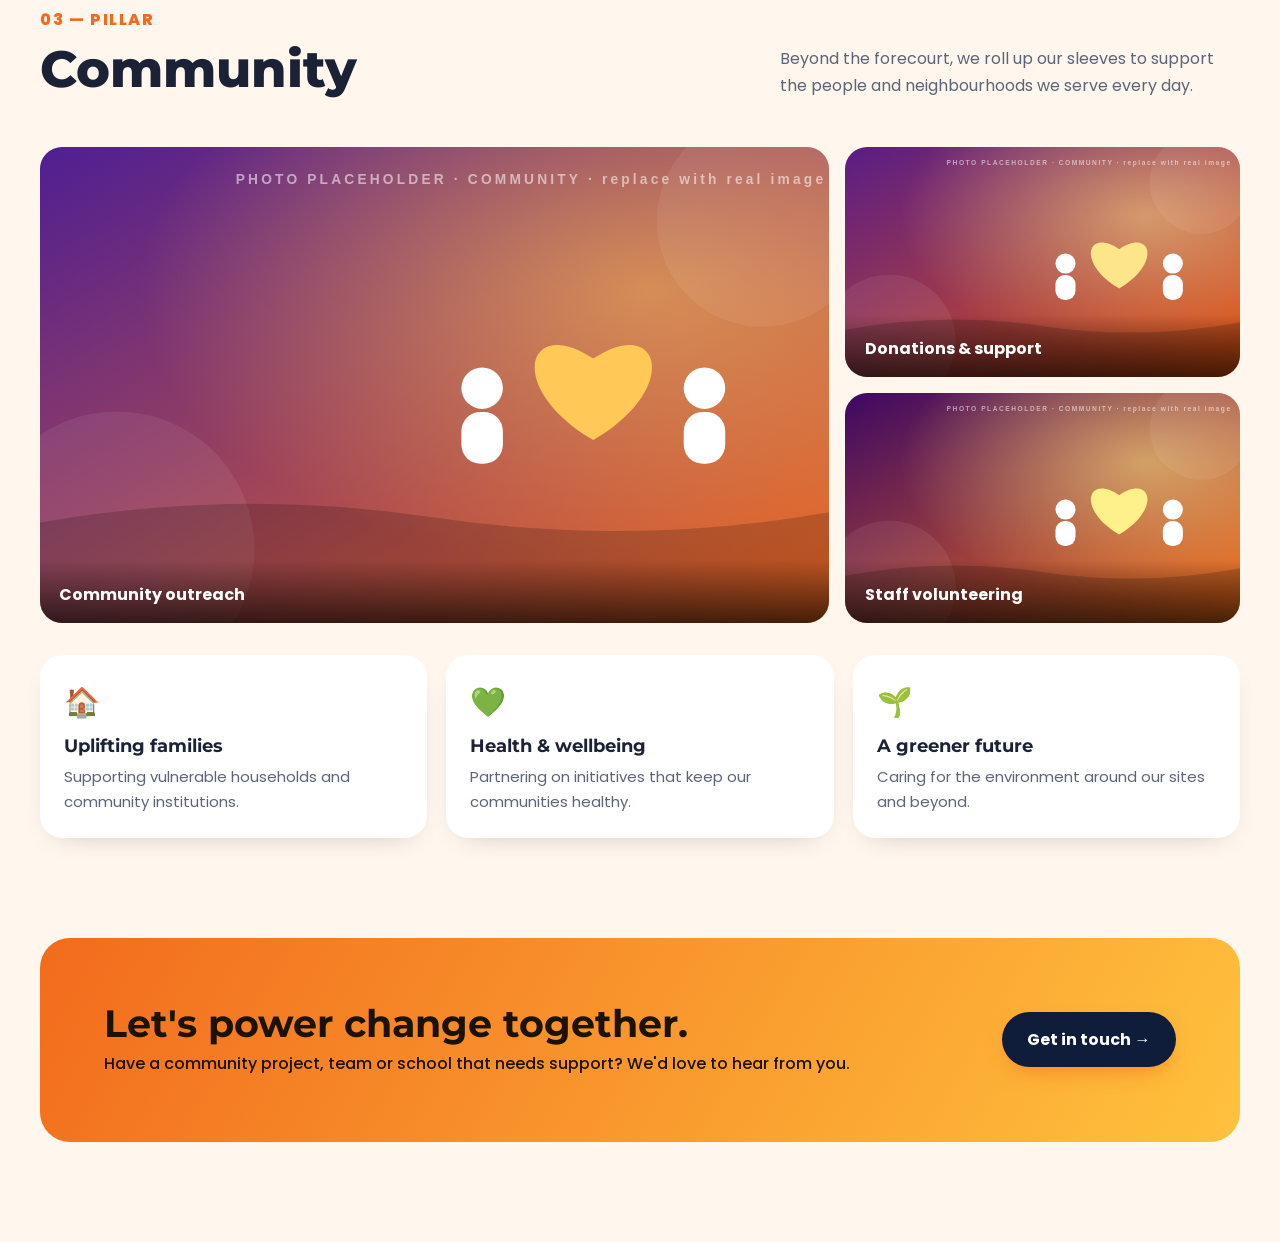
<file: single-file/glow-csr-single-page.html>
<!doctype html>
<html lang="en">
<head>
<meta charset="utf-8">
<meta name="viewport" content="width=device-width, initial-scale=1">
<title>Our Corporate Social Responsibility | Glow Petroleum</title>
<!-- Single-file version: all CSS, JS and placeholder images are inside this file.
     To use real photos, replace each src="data:image/svg+xml;base64,..." with your photo URL. -->
<link href="https://fonts.googleapis.com/css2?family=Montserrat:wght@700;800&family=Poppins:wght@400;500;600;700&display=swap" rel="stylesheet">
<style>
body { margin: 0; }
/* =========================================================
   Glow Petroleum – CSR page
   All styles are scoped under .glow-csr so they will not
   clash with the WordPress theme.
   Change the brand colours in the variables below.
   ========================================================= */
.glow-csr {
  --glow-orange: #f26b1d;
  --glow-yellow: #ffc23d;
  --glow-red: #e63946;
  --glow-navy: #0f1d3a;
  --glow-ink: #1b2236;
  --glow-muted: #5b6478;
  --glow-bg: #ffffff;
  --glow-soft: #fff6ee;
  --glow-sport: #1f9d55;
  --glow-academic: #2f6fdb;
  --glow-community: #f26b1d;
  --glow-radius: 22px;
  --glow-shadow: 0 18px 50px -18px rgba(15, 29, 58, .35);
  --glow-grad: linear-gradient(120deg, var(--glow-orange), var(--glow-yellow));

  font-family: "Poppins", "Segoe UI", Roboto, Arial, sans-serif;
  color: var(--glow-ink);
  background: var(--glow-bg);
  line-height: 1.65;
  overflow-x: hidden;
}
.glow-csr *, .glow-csr *::before, .glow-csr *::after { box-sizing: border-box; }
.glow-csr img { max-width: 100%; display: block; }
.glow-csr h1, .glow-csr h2, .glow-csr h3, .glow-csr h4 {
  font-family: "Montserrat", "Poppins", "Segoe UI", Arial, sans-serif;
  line-height: 1.15; margin: 0 0 .5em; color: inherit;
}
.glow-csr p { margin: 0 0 1em; }
.glow-csr .gc-wrap { width: min(1200px, 100% - 32px); margin-inline: auto; }
.glow-csr .gc-eyebrow {
  display: inline-block; font-size: .78rem; font-weight: 700;
  letter-spacing: .18em; text-transform: uppercase;
  color: var(--glow-orange); margin-bottom: .8rem;
}
.glow-csr .gc-btn {
  display: inline-flex; align-items: center; gap: .5rem;
  padding: .9rem 1.6rem; border-radius: 999px; font-weight: 700;
  text-decoration: none; background: var(--glow-grad); color: #1b1300;
  box-shadow: 0 10px 25px -10px rgba(242, 107, 29, .8);
  transition: transform .25s, box-shadow .25s;
}
.glow-csr .gc-btn:hover { transform: translateY(-3px); box-shadow: 0 16px 30px -12px rgba(242, 107, 29, .9); }
.glow-csr .gc-btn--ghost { background: transparent; color: #fff; border: 2px solid rgba(255,255,255,.7); box-shadow: none; }

/* ---------------- HERO SLIDESHOW ---------------- */
.glow-csr .gc-hero { position: relative; height: min(92vh, 760px); min-height: 520px; color: #fff; overflow: hidden; background: var(--glow-navy); }
.glow-csr .gc-slide { position: absolute; inset: 0; opacity: 0; transition: opacity 1.1s ease; }
.glow-csr .gc-slide.is-active { opacity: 1; z-index: 1; }
.glow-csr .gc-slide img { width: 100%; height: 100%; object-fit: cover; transform: scale(1.12); }
.glow-csr .gc-slide.is-active img { animation: gcKen 7s ease-out forwards; }
@keyframes gcKen { from { transform: scale(1.12); } to { transform: scale(1); } }
.glow-csr .gc-slide::after {
  content: ""; position: absolute; inset: 0;
  background: linear-gradient(90deg, rgba(10,16,32,.85) 0%, rgba(10,16,32,.45) 55%, rgba(10,16,32,.1) 100%);
}
.glow-csr .gc-hero__content { position: absolute; inset: 0; z-index: 2; display: flex; align-items: center; }
.glow-csr .gc-hero__text { max-width: 640px; }
.glow-csr .gc-hero h1 { font-size: clamp(2.3rem, 5.5vw, 4.4rem); font-weight: 800; }
.glow-csr .gc-hero h1 span { background: var(--glow-grad); -webkit-background-clip: text; background-clip: text; color: transparent; }
.glow-csr .gc-hero p.gc-lead { font-size: clamp(1rem, 1.6vw, 1.2rem); opacity: .92; max-width: 520px; }
.glow-csr .gc-hero__actions { display: flex; gap: .8rem; flex-wrap: wrap; margin-top: 1.4rem; }
.glow-csr .gc-hero__caption {
  position: absolute; z-index: 3; right: 16px; bottom: 90px;
  background: rgba(255,255,255,.12); backdrop-filter: blur(10px);
  border: 1px solid rgba(255,255,255,.25); border-radius: 14px;
  padding: .6rem 1rem; font-size: .9rem; font-weight: 600;
}
.glow-csr .gc-hero__caption b { color: var(--glow-yellow); }
.glow-csr .gc-hero__nav { position: absolute; z-index: 3; left: 0; right: 0; bottom: 28px; }
.glow-csr .gc-hero__nav .gc-wrap { display: flex; align-items: center; gap: 1rem; }
.glow-csr .gc-dots { display: flex; gap: .5rem; }
.glow-csr .gc-dot { width: 34px; height: 5px; border-radius: 4px; border: 0; padding: 0; cursor: pointer; background: rgba(255,255,255,.35); overflow: hidden; position: relative; }
.glow-csr .gc-dot.is-active::after { content: ""; position: absolute; inset: 0; background: var(--glow-yellow); animation: gcBar 6s linear forwards; transform-origin: left; }
@keyframes gcBar { from { transform: scaleX(0); } to { transform: scaleX(1); } }
.glow-csr .gc-arrow {
  width: 46px; height: 46px; border-radius: 50%; border: 1px solid rgba(255,255,255,.5);
  background: rgba(255,255,255,.08); color: #fff; font-size: 1.2rem; cursor: pointer; transition: background .2s;
}
.glow-csr .gc-arrow:hover { background: var(--glow-orange); border-color: var(--glow-orange); }
.glow-csr .gc-arrows { margin-left: auto; display: flex; gap: .5rem; }

/* ---------------- INTRO + STATS ---------------- */
.glow-csr .gc-intro { padding: 90px 0 60px; text-align: center; }
.glow-csr .gc-intro h2 { font-size: clamp(1.8rem, 3.5vw, 2.8rem); max-width: 820px; margin-inline: auto; }
.glow-csr .gc-intro p { color: var(--glow-muted); max-width: 720px; margin-inline: auto; font-size: 1.08rem; }
.glow-csr .gc-stats { display: grid; grid-template-columns: repeat(4, 1fr); gap: 1rem; margin-top: 2.5rem; }
.glow-csr .gc-stat { background: var(--glow-soft); border-radius: var(--glow-radius); padding: 1.6rem 1rem; }
.glow-csr .gc-stat strong { display: block; font-size: 2.4rem; font-weight: 800; background: var(--glow-grad); -webkit-background-clip: text; background-clip: text; color: transparent; }
.glow-csr .gc-stat span { font-size: .9rem; color: var(--glow-muted); font-weight: 600; }

/* ---------------- PILLAR TABS (sticky) ---------------- */
.glow-csr .gc-pillars { position: sticky; top: 0; z-index: 20; background: rgba(255,255,255,.9); backdrop-filter: blur(12px); border-bottom: 1px solid #eee; }
.glow-csr .gc-pillars ul { list-style: none; margin: 0; padding: .7rem 0; display: flex; gap: .6rem; justify-content: center; flex-wrap: wrap; }
.glow-csr .gc-pillars a {
  display: inline-flex; align-items: center; gap: .5rem; padding: .6rem 1.2rem; border-radius: 999px;
  text-decoration: none; font-weight: 700; color: var(--glow-ink); background: #f3f4f7; transition: all .25s;
}
.glow-csr .gc-pillars a:hover, .glow-csr .gc-pillars a.is-active { color: #fff; background: var(--pc, var(--glow-orange)); }
.glow-csr .gc-pillars a[data-pillar="sport"] { --pc: var(--glow-sport); }
.glow-csr .gc-pillars a[data-pillar="academic"] { --pc: var(--glow-academic); }
.glow-csr .gc-pillars a[data-pillar="community"] { --pc: var(--glow-community); }

/* ---------------- SECTION SHARED ---------------- */
.glow-csr .gc-section { padding: 100px 0; scroll-margin-top: 70px; }
.glow-csr .gc-section__head { display: flex; align-items: flex-end; justify-content: space-between; gap: 2rem; margin-bottom: 3rem; flex-wrap: wrap; }
.glow-csr .gc-section__head h2 { font-size: clamp(2rem, 4vw, 3.2rem); font-weight: 800; margin: 0; }
.glow-csr .gc-section__head p { max-width: 460px; color: var(--glow-muted); margin: 0; }
.glow-csr .gc-num { font-size: 1rem; font-weight: 800; color: var(--pc); display: block; margin-bottom: .4rem; letter-spacing: .1em; }

/* ---------------- 1. SPORTS & CULTURE ---------------- */
.glow-csr .gc-sport { --pc: var(--glow-sport); background: linear-gradient(180deg, #f2fbf5, #fff); }
.glow-csr .gc-cards { display: grid; grid-template-columns: repeat(3, 1fr); gap: 1.6rem; }
.glow-csr .gc-card {
  position: relative; border-radius: var(--glow-radius); overflow: hidden; background: #fff;
  box-shadow: var(--glow-shadow); transition: transform .35s;
}
.glow-csr .gc-card:hover { transform: translateY(-8px); }
.glow-csr .gc-card__img { aspect-ratio: 4/3; overflow: hidden; position: relative; }
.glow-csr .gc-card__img img { width: 100%; height: 100%; object-fit: cover; transition: transform .6s; }
.glow-csr .gc-card:hover .gc-card__img img { transform: scale(1.08); }
.glow-csr .gc-tag {
  position: absolute; top: 14px; left: 14px; background: #fff; color: var(--tc); font-weight: 800;
  font-size: .75rem; padding: .35rem .8rem; border-radius: 999px; letter-spacing: .08em; text-transform: uppercase;
}
.glow-csr .gc-card__body { padding: 1.5rem 1.6rem 1.8rem; border-top: 5px solid var(--tc); }
.glow-csr .gc-card h3 { font-size: 1.5rem; }
.glow-csr .gc-card p { color: var(--glow-muted); font-size: .97rem; }
.glow-csr .gc-card--golf { --tc: #1f9d55; }
.glow-csr .gc-card--netball { --tc: #e11d74; }
.glow-csr .gc-card--tug { --tc: #d97706; }
.glow-csr .gc-more { font-weight: 700; color: var(--tc); text-decoration: none; }

/* ---------------- 2. ACADEMIC – MSAA ---------------- */
.glow-csr .gc-academic { --pc: var(--glow-academic); background: var(--glow-navy); color: #fff; position: relative; overflow: hidden; }
.glow-csr .gc-academic::before {
  content: ""; position: absolute; width: 700px; height: 700px; right: -200px; top: -250px; border-radius: 50%;
  background: radial-gradient(circle, rgba(47,111,219,.55), transparent 65%);
}
.glow-csr .gc-academic .gc-section__head p { color: #c3cbe0; }
.glow-csr .gc-split { position: relative; display: grid; grid-template-columns: 1.05fr 1fr; gap: 3.5rem; align-items: center; }
.glow-csr .gc-split__media { position: relative; }
.glow-csr .gc-split__media img { border-radius: var(--glow-radius); box-shadow: 0 30px 60px -20px rgba(0,0,0,.6); aspect-ratio: 4/3; object-fit: cover; width: 100%; }
.glow-csr .gc-split__media img + img {
  position: absolute; width: 48%; right: -24px; bottom: -40px; border: 6px solid var(--glow-navy);
}
.glow-csr .gc-badge {
  display: inline-flex; align-items: center; gap: .6rem; background: rgba(255,255,255,.08);
  border: 1px solid rgba(255,255,255,.2); padding: .5rem 1rem; border-radius: 999px; font-weight: 700; margin-bottom: 1.2rem;
}
.glow-csr .gc-badge i { width: 10px; height: 10px; border-radius: 50%; background: #7fd1ff; box-shadow: 0 0 0 5px rgba(127,209,255,.25); }
.glow-csr .gc-split h3 { font-size: clamp(1.6rem, 3vw, 2.3rem); }
.glow-csr .gc-split p { color: #c3cbe0; }
.glow-csr .gc-list { list-style: none; padding: 0; margin: 1.4rem 0 2rem; display: grid; gap: .8rem; }
.glow-csr .gc-list li { display: flex; gap: .8rem; align-items: flex-start; }
.glow-csr .gc-list li::before {
  content: "✓"; flex: 0 0 26px; height: 26px; border-radius: 50%; display: grid; place-items: center;
  background: var(--glow-academic); font-weight: 800; font-size: .8rem;
}

/* ---------------- 3. COMMUNITY ---------------- */
.glow-csr .gc-community { --pc: var(--glow-community); background: var(--glow-soft); }
.glow-csr .gc-gallery { display: grid; grid-template-columns: 2fr 1fr; grid-template-rows: repeat(2, 230px); gap: 1rem; }
.glow-csr .gc-gallery figure { margin: 0; border-radius: var(--glow-radius); overflow: hidden; position: relative; cursor: zoom-in; }
.glow-csr .gc-gallery figure:first-child { grid-row: span 2; }
.glow-csr .gc-gallery img { width: 100%; height: 100%; object-fit: cover; transition: transform .6s; }
.glow-csr .gc-gallery figure:hover img { transform: scale(1.06); }
.glow-csr .gc-gallery figcaption {
  position: absolute; left: 0; right: 0; bottom: 0; padding: 1.4rem 1.2rem .9rem; color: #fff; font-weight: 700;
  background: linear-gradient(transparent, rgba(0,0,0,.65));
}
.glow-csr .gc-impact { display: grid; grid-template-columns: repeat(3, 1fr); gap: 1.2rem; margin-top: 2rem; }
.glow-csr .gc-impact div { background: #fff; padding: 1.5rem; border-radius: var(--glow-radius); box-shadow: 0 10px 30px -18px rgba(0,0,0,.3); }
.glow-csr .gc-impact .gc-ico { font-size: 1.8rem; display: block; margin-bottom: .6rem; }
.glow-csr .gc-impact h4 { font-size: 1.1rem; }
.glow-csr .gc-impact p { color: var(--glow-muted); font-size: .93rem; margin: 0; }

/* ---------------- CTA ---------------- */
.glow-csr .gc-cta { padding: 0 0 100px; background: var(--glow-soft); }
.glow-csr .gc-cta__box {
  background: var(--glow-grad); border-radius: 30px; padding: clamp(2rem, 5vw, 4rem);
  display: flex; align-items: center; justify-content: space-between; gap: 2rem; flex-wrap: wrap; color: #1b1300;
}
.glow-csr .gc-cta h2 { font-size: clamp(1.6rem, 3vw, 2.4rem); margin: 0 0 .3rem; }
.glow-csr .gc-cta p { margin: 0; font-weight: 500; }
.glow-csr .gc-cta .gc-btn { background: var(--glow-navy); color: #fff; }

/* ---------------- LIGHTBOX ---------------- */
.glow-csr-lightbox {
  position: fixed; inset: 0; z-index: 99999; background: rgba(5,8,18,.92); display: none;
  align-items: center; justify-content: center; padding: 16px;
}
.glow-csr-lightbox.is-open { display: flex; }
.glow-csr-lightbox img { max-width: 100%; max-height: 88vh; border-radius: 14px; }
.glow-csr-lightbox button {
  position: absolute; top: 18px; right: 18px; width: 46px; height: 46px; border-radius: 50%;
  border: 0; font-size: 1.4rem; cursor: pointer; background: #fff;
}

/* ---------------- SCROLL REVEAL ---------------- */
.glow-csr .gc-reveal { opacity: 0; transform: translateY(40px); transition: opacity .8s ease, transform .8s ease; }
.glow-csr .gc-reveal.is-visible { opacity: 1; transform: none; }
.glow-csr .gc-cards .gc-reveal:nth-child(2) { transition-delay: .12s; }
.glow-csr .gc-cards .gc-reveal:nth-child(3) { transition-delay: .24s; }

/* ---------------- RESPONSIVE ---------------- */
@media (max-width: 960px) {
  .glow-csr .gc-cards { grid-template-columns: 1fr 1fr; }
  .glow-csr .gc-split { grid-template-columns: 1fr; }
  .glow-csr .gc-split__media img + img { right: 0; }
  .glow-csr .gc-stats { grid-template-columns: repeat(2, 1fr); }
}
@media (max-width: 640px) {
  .glow-csr .gc-section { padding: 70px 0; }
  .glow-csr .gc-cards, .glow-csr .gc-impact { grid-template-columns: 1fr; }
  .glow-csr .gc-gallery { grid-template-columns: 1fr; grid-template-rows: none; }
  .glow-csr .gc-gallery figure { aspect-ratio: 4/3; }
  .glow-csr .gc-gallery figure:first-child { grid-row: auto; }
  .glow-csr .gc-hero__caption { display: none; }
  .glow-csr .gc-arrows { display: none; }
  .glow-csr .gc-pillars ul { flex-wrap: nowrap; overflow-x: auto; justify-content: flex-start; padding-inline: 16px; }
  .glow-csr .gc-pillars a { white-space: nowrap; }
  .glow-csr .gc-split__media img + img { display: none; }
}
@media (prefers-reduced-motion: reduce) {
  .glow-csr *, .glow-csr *::after { animation: none !important; transition: none !important; }
  .glow-csr .gc-reveal { opacity: 1; transform: none; }
}

</style>
</head>
<body>
<div class="glow-csr">

  <!-- HERO SLIDESHOW: add/remove .gc-slide blocks to change the pictures -->
  <section class="gc-hero" aria-label="Our CSR in pictures">
    <div class="gc-slide" data-caption="<b>Sports &amp; Culture</b> · Golf">
      <img src="[data-uri]" alt="Glow Petroleum golf day">
    </div>
    <div class="gc-slide" data-caption="<b>Sports &amp; Culture</b> · Netball">
      <img src="[data-uri]" alt="Glow Petroleum netball team">
    </div>
    <div class="gc-slide" data-caption="<b>Sports &amp; Culture</b> · Tug of War">
      <img src="[data-uri]" alt="Tug of war competition">
    </div>
    <div class="gc-slide" data-caption="<b>Academic</b> · MSAA">
      <img src="[data-uri]" alt="MSAA students">
    </div>
    <div class="gc-slide" data-caption="<b>Community</b> · Giving back">
      <img src="[data-uri]" alt="Glow Petroleum community outreach">
    </div>

    <div class="gc-hero__content">
      <div class="gc-wrap">
        <div class="gc-hero__text">
          <span class="gc-eyebrow">Corporate Social Responsibility</span>
          <h1>Fuelling <span>communities</span>, not just cars.</h1>
          <p class="gc-lead">At Glow Petroleum we believe our success should power the people around us — on the sports field, in the classroom and in the communities we serve.</p>
          <div class="gc-hero__actions">
            <a class="gc-btn" href="#gc-sport">Explore our impact →</a>
            <a class="gc-btn gc-btn--ghost" href="#gc-contact">Partner with us</a>
          </div>
        </div>
      </div>
    </div>
    <div class="gc-hero__caption"></div>
    <div class="gc-hero__nav">
      <div class="gc-wrap">
        <div class="gc-dots"></div>
        <div class="gc-arrows">
          <button class="gc-arrow gc-arrow--prev" aria-label="Previous slide">←</button>
          <button class="gc-arrow gc-arrow--next" aria-label="Next slide">→</button>
        </div>
      </div>
    </div>
  </section>

  <!-- INTRO -->
  <section class="gc-intro">
    <div class="gc-wrap gc-reveal">
      <span class="gc-eyebrow">Our commitment</span>
      <h2>Three pillars. One purpose: to leave every community brighter than we found it.</h2>
      <p>Our CSR programme is built around Sports &amp; Culture, Academic excellence and Community upliftment — investing in talent, education and the wellbeing of the people of Zimbabwe.</p>
      <div class="gc-stats">
        <div class="gc-stat"><strong data-count="3">3</strong><span>Pillars of impact</span></div>
        <div class="gc-stat"><strong data-count="3">3</strong><span>Sporting codes supported</span></div>
        <div class="gc-stat"><strong>MSAA</strong><span>Academic partnership</span></div>
        <div class="gc-stat"><strong data-count="100" data-suffix="%">100%</strong><span>Proudly Zimbabwean</span></div>
      </div>
    </div>
  </section>

  <!-- STICKY PILLAR NAV -->
  <nav class="gc-pillars" aria-label="CSR pillars">
    <ul>
      <li><a href="#gc-sport" data-pillar="sport">🏆 Sports &amp; Culture</a></li>
      <li><a href="#gc-academic" data-pillar="academic">🎓 Academic</a></li>
      <li><a href="#gc-community" data-pillar="community">🤝 Community</a></li>
    </ul>
  </nav>

  <!-- 1. SPORTS & CULTURE -->
  <section class="gc-section gc-sport" id="gc-sport">
    <div class="gc-wrap">
      <div class="gc-section__head gc-reveal">
        <div><span class="gc-num">01 — PILLAR</span><h2>Sports &amp; Culture</h2></div>
        <p>Sport builds discipline, teamwork and pride. We back athletes and teams who carry the Glow spirit onto the field.</p>
      </div>
      <div class="gc-cards">
        <article class="gc-card gc-card--golf gc-reveal">
          <div class="gc-card__img"><img src="[data-uri]" alt="Golf"><span class="gc-tag">Golf</span></div>
          <div class="gc-card__body">
            <h3>Golf</h3>
            <p>We sponsor professional golfer and Glow brand ambassador Liberty Gumisa, and support golf days that bring partners and communities together.</p>
            <a class="gc-more" href="#">See golf highlights →</a>
          </div>
        </article>
        <article class="gc-card gc-card--netball gc-reveal">
          <div class="gc-card__img"><img src="[data-uri]" alt="Netball"><span class="gc-tag">Netball</span></div>
          <div class="gc-card__body">
            <h3>Netball</h3>
            <p>The Glow Petroleum netball team competes in the Rainbow Netball League — growing women's sport and inspiring the next generation of players.</p>
            <a class="gc-more" href="#">Meet the team →</a>
          </div>
        </article>
        <article class="gc-card gc-card--tug gc-reveal">
          <div class="gc-card__img"><img src="[data-uri]" alt="Tug of war"><span class="gc-tag">Tug of War</span></div>
          <div class="gc-card__body">
            <h3>Tug of War</h3>
            <p>Strength, unity and a lot of fun. Our tug of war events celebrate teamwork and bring colleagues and communities onto the same rope.</p>
            <a class="gc-more" href="#">View the action →</a>
          </div>
        </article>
      </div>
    </div>
  </section>

  <!-- 2. ACADEMIC – MSAA -->
  <section class="gc-section gc-academic" id="gc-academic">
    <div class="gc-wrap">
      <div class="gc-section__head gc-reveal">
        <div><span class="gc-num">02 — PILLAR</span><h2>Academic</h2></div>
        <p>Education is the most powerful fuel there is. We invest in learners so they can go further.</p>
      </div>
      <div class="gc-split">
        <div class="gc-split__media gc-reveal">
          <img src="[data-uri]" alt="MSAA learners">
          <img src="[data-uri]" alt="MSAA event">
        </div>
        <div class="gc-reveal">
          <span class="gc-badge"><i></i> Flagship programme</span>
          <h3>MSAA</h3>
          <p>Through our partnership with MSAA we support learners and recognise academic excellence — helping talented young people reach their full potential.</p>
          <ul class="gc-list">
            <li>Recognising and rewarding top-performing learners</li>
            <li>Supporting schools and educational events</li>
            <li>Mentorship and exposure to the energy industry</li>
          </ul>
          <a class="gc-btn" href="#">Learn more about MSAA →</a>
        </div>
      </div>
    </div>
  </section>

  <!-- 3. COMMUNITY -->
  <section class="gc-section gc-community" id="gc-community">
    <div class="gc-wrap">
      <div class="gc-section__head gc-reveal">
        <div><span class="gc-num">03 — PILLAR</span><h2>Community</h2></div>
        <p>Beyond the forecourt, we roll up our sleeves to support the people and neighbourhoods we serve every day.</p>
      </div>
      <div class="gc-gallery gc-reveal">
        <figure><img src="[data-uri]" alt="Community outreach"><figcaption>Community outreach</figcaption></figure>
        <figure><img src="[data-uri]" alt="Donations"><figcaption>Donations &amp; support</figcaption></figure>
        <figure><img src="[data-uri]" alt="Volunteering"><figcaption>Staff volunteering</figcaption></figure>
      </div>
      <div class="gc-impact">
        <div class="gc-reveal"><span class="gc-ico">🏠</span><h4>Uplifting families</h4><p>Supporting vulnerable households and community institutions.</p></div>
        <div class="gc-reveal"><span class="gc-ico">💚</span><h4>Health &amp; wellbeing</h4><p>Partnering on initiatives that keep our communities healthy.</p></div>
        <div class="gc-reveal"><span class="gc-ico">🌱</span><h4>A greener future</h4><p>Caring for the environment around our sites and beyond.</p></div>
      </div>
    </div>
  </section>

  <!-- CTA -->
  <section class="gc-cta" id="gc-contact">
    <div class="gc-wrap">
      <div class="gc-cta__box gc-reveal">
        <div>
          <h2>Let's power change together.</h2>
          <p>Have a community project, team or school that needs support? We'd love to hear from you.</p>
        </div>
        <a class="gc-btn" href="/index.php/contact-us/">Get in touch →</a>
      </div>
    </div>
  </section>

</div>
<script>
/* Glow Petroleum – CSR page interactions (no libraries needed) */
(function () {
  function init() {
    var root = document.querySelector('.glow-csr');
    if (!root) return;

    /* ---------- Hero slideshow ---------- */
    var slides = root.querySelectorAll('.gc-slide');
    var dotsBox = root.querySelector('.gc-dots');
    var caption = root.querySelector('.gc-hero__caption');
    var current = 0, timer = null, DELAY = 6000;

    slides.forEach(function (s, i) {
      var b = document.createElement('button');
      b.className = 'gc-dot';
      b.setAttribute('aria-label', 'Show slide ' + (i + 1));
      b.addEventListener('click', function () { go(i); restart(); });
      dotsBox.appendChild(b);
    });
    var dots = dotsBox.querySelectorAll('.gc-dot');

    function go(i) {
      slides[current].classList.remove('is-active');
      dots[current].classList.remove('is-active');
      current = (i + slides.length) % slides.length;
      slides[current].classList.add('is-active');
      // re-trigger the progress bar animation
      void dots[current].offsetWidth;
      dots[current].classList.add('is-active');
      if (caption) caption.innerHTML = slides[current].getAttribute('data-caption') || '';
    }
    function restart() { clearInterval(timer); timer = setInterval(function () { go(current + 1); }, DELAY); }

    var prev = root.querySelector('.gc-arrow--prev'), next = root.querySelector('.gc-arrow--next');
    if (prev) prev.addEventListener('click', function () { go(current - 1); restart(); });
    if (next) next.addEventListener('click', function () { go(current + 1); restart(); });

    // swipe on phones
    var hero = root.querySelector('.gc-hero'), startX = null;
    hero.addEventListener('touchstart', function (e) { startX = e.touches[0].clientX; }, { passive: true });
    hero.addEventListener('touchend', function (e) {
      if (startX === null) return;
      var dx = e.changedTouches[0].clientX - startX;
      if (Math.abs(dx) > 40) { go(current + (dx < 0 ? 1 : -1)); restart(); }
      startX = null;
    });

    if (slides.length) { go(0); restart(); }

    /* ---------- Scroll reveal ---------- */
    var reveals = root.querySelectorAll('.gc-reveal');
    if ('IntersectionObserver' in window) {
      var io = new IntersectionObserver(function (entries) {
        entries.forEach(function (en) {
          if (en.isIntersecting) { en.target.classList.add('is-visible'); io.unobserve(en.target); }
        });
      }, { threshold: 0.15 });
      reveals.forEach(function (el) { io.observe(el); });
    } else {
      reveals.forEach(function (el) { el.classList.add('is-visible'); });
    }

    /* ---------- Animated counters ---------- */
    root.querySelectorAll('[data-count]').forEach(function (el) {
      var target = parseInt(el.getAttribute('data-count'), 10), done = false;
      var run = function () {
        if (done) return; done = true;
        var t0 = null;
        (function step(ts) {
          if (!t0) t0 = ts;
          var p = Math.min((ts - t0) / 1400, 1);
          el.textContent = Math.round(target * (1 - Math.pow(1 - p, 3))) + (el.getAttribute('data-suffix') || '');
          if (p < 1) requestAnimationFrame(step);
        })(performance.now());
      };
      if ('IntersectionObserver' in window) {
        new IntersectionObserver(function (en, obs) { if (en[0].isIntersecting) { run(); obs.disconnect(); } }).observe(el);
      } else { run(); }
    });

    /* ---------- Sticky pillar tabs: highlight current section ---------- */
    var links = root.querySelectorAll('.gc-pillars a');
    var sections = Array.prototype.map.call(links, function (a) { return document.querySelector(a.getAttribute('href')); });
    window.addEventListener('scroll', function () {
      var y = window.scrollY + 140, active = -1;
      sections.forEach(function (s, i) { if (s && s.offsetTop <= y) active = i; });
      links.forEach(function (a, i) { a.classList.toggle('is-active', i === active); });
    }, { passive: true });

    /* ---------- Gallery lightbox ---------- */
    var lb = document.createElement('div');
    lb.className = 'glow-csr-lightbox';
    lb.innerHTML = '<button aria-label="Close">&times;</button><img alt="">';
    document.body.appendChild(lb);
    var lbImg = lb.querySelector('img');
    root.querySelectorAll('.gc-gallery figure').forEach(function (f) {
      f.addEventListener('click', function () {
        var img = f.querySelector('img');
        lbImg.src = img.currentSrc || img.src; lbImg.alt = img.alt;
        lb.classList.add('is-open');
      });
    });
    lb.addEventListener('click', function (e) { if (e.target !== lbImg) lb.classList.remove('is-open'); });
    document.addEventListener('keydown', function (e) { if (e.key === 'Escape') lb.classList.remove('is-open'); });
  }

  if (document.readyState === 'loading') document.addEventListener('DOMContentLoaded', init);
  else init();
})();

</script>
</body>
</html>
</file>
<file: html-version/csr.css>
/* =========================================================
   Glow Petroleum – CSR page
   All styles are scoped under .glow-csr so they will not
   clash with the WordPress theme.
   Change the brand colours in the variables below.
   ========================================================= */
.glow-csr {
  --glow-orange: #f26b1d;
  --glow-yellow: #ffc23d;
  --glow-red: #e63946;
  --glow-navy: #0f1d3a;
  --glow-ink: #1b2236;
  --glow-muted: #5b6478;
  --glow-bg: #ffffff;
  --glow-soft: #fff6ee;
  --glow-sport: #1f9d55;
  --glow-academic: #2f6fdb;
  --glow-community: #f26b1d;
  --glow-radius: 22px;
  --glow-shadow: 0 18px 50px -18px rgba(15, 29, 58, .35);
  --glow-grad: linear-gradient(120deg, var(--glow-orange), var(--glow-yellow));

  font-family: "Poppins", "Segoe UI", Roboto, Arial, sans-serif;
  color: var(--glow-ink);
  background: var(--glow-bg);
  line-height: 1.65;
  overflow-x: hidden;
}
.glow-csr *, .glow-csr *::before, .glow-csr *::after { box-sizing: border-box; }
.glow-csr img { max-width: 100%; display: block; }
.glow-csr h1, .glow-csr h2, .glow-csr h3, .glow-csr h4 {
  font-family: "Montserrat", "Poppins", "Segoe UI", Arial, sans-serif;
  line-height: 1.15; margin: 0 0 .5em; color: inherit;
}
.glow-csr p { margin: 0 0 1em; }
.glow-csr .gc-wrap { width: min(1200px, 100% - 32px); margin-inline: auto; }
.glow-csr .gc-eyebrow {
  display: inline-block; font-size: .78rem; font-weight: 700;
  letter-spacing: .18em; text-transform: uppercase;
  color: var(--glow-orange); margin-bottom: .8rem;
}
.glow-csr .gc-btn {
  display: inline-flex; align-items: center; gap: .5rem;
  padding: .9rem 1.6rem; border-radius: 999px; font-weight: 700;
  text-decoration: none; background: var(--glow-grad); color: #1b1300;
  box-shadow: 0 10px 25px -10px rgba(242, 107, 29, .8);
  transition: transform .25s, box-shadow .25s;
}
.glow-csr .gc-btn:hover { transform: translateY(-3px); box-shadow: 0 16px 30px -12px rgba(242, 107, 29, .9); }
.glow-csr .gc-btn--ghost { background: transparent; color: #fff; border: 2px solid rgba(255,255,255,.7); box-shadow: none; }

/* ---------------- HERO SLIDESHOW ---------------- */
.glow-csr .gc-hero { position: relative; height: min(92vh, 760px); min-height: 520px; color: #fff; overflow: hidden; background: var(--glow-navy); }
.glow-csr .gc-slide { position: absolute; inset: 0; opacity: 0; transition: opacity 1.1s ease; }
.glow-csr .gc-slide.is-active { opacity: 1; z-index: 1; }
.glow-csr .gc-slide img { width: 100%; height: 100%; object-fit: cover; transform: scale(1.12); }
.glow-csr .gc-slide.is-active img { animation: gcKen 7s ease-out forwards; }
@keyframes gcKen { from { transform: scale(1.12); } to { transform: scale(1); } }
.glow-csr .gc-slide::after {
  content: ""; position: absolute; inset: 0;
  background: linear-gradient(90deg, rgba(10,16,32,.85) 0%, rgba(10,16,32,.45) 55%, rgba(10,16,32,.1) 100%);
}
.glow-csr .gc-hero__content { position: absolute; inset: 0; z-index: 2; display: flex; align-items: center; }
.glow-csr .gc-hero__text { max-width: 640px; }
.glow-csr .gc-hero h1 { font-size: clamp(2.3rem, 5.5vw, 4.4rem); font-weight: 800; }
.glow-csr .gc-hero h1 span { background: var(--glow-grad); -webkit-background-clip: text; background-clip: text; color: transparent; }
.glow-csr .gc-hero p.gc-lead { font-size: clamp(1rem, 1.6vw, 1.2rem); opacity: .92; max-width: 520px; }
.glow-csr .gc-hero__actions { display: flex; gap: .8rem; flex-wrap: wrap; margin-top: 1.4rem; }
.glow-csr .gc-hero__caption {
  position: absolute; z-index: 3; right: 16px; bottom: 90px;
  background: rgba(255,255,255,.12); backdrop-filter: blur(10px);
  border: 1px solid rgba(255,255,255,.25); border-radius: 14px;
  padding: .6rem 1rem; font-size: .9rem; font-weight: 600;
}
.glow-csr .gc-hero__caption b { color: var(--glow-yellow); }
.glow-csr .gc-hero__nav { position: absolute; z-index: 3; left: 0; right: 0; bottom: 28px; }
.glow-csr .gc-hero__nav .gc-wrap { display: flex; align-items: center; gap: 1rem; }
.glow-csr .gc-dots { display: flex; gap: .5rem; }
.glow-csr .gc-dot { width: 34px; height: 5px; border-radius: 4px; border: 0; padding: 0; cursor: pointer; background: rgba(255,255,255,.35); overflow: hidden; position: relative; }
.glow-csr .gc-dot.is-active::after { content: ""; position: absolute; inset: 0; background: var(--glow-yellow); animation: gcBar 6s linear forwards; transform-origin: left; }
@keyframes gcBar { from { transform: scaleX(0); } to { transform: scaleX(1); } }
.glow-csr .gc-arrow {
  width: 46px; height: 46px; border-radius: 50%; border: 1px solid rgba(255,255,255,.5);
  background: rgba(255,255,255,.08); color: #fff; font-size: 1.2rem; cursor: pointer; transition: background .2s;
}
.glow-csr .gc-arrow:hover { background: var(--glow-orange); border-color: var(--glow-orange); }
.glow-csr .gc-arrows { margin-left: auto; display: flex; gap: .5rem; }

/* ---------------- INTRO + STATS ---------------- */
.glow-csr .gc-intro { padding: 90px 0 60px; text-align: center; }
.glow-csr .gc-intro h2 { font-size: clamp(1.8rem, 3.5vw, 2.8rem); max-width: 820px; margin-inline: auto; }
.glow-csr .gc-intro p { color: var(--glow-muted); max-width: 720px; margin-inline: auto; font-size: 1.08rem; }
.glow-csr .gc-stats { display: grid; grid-template-columns: repeat(4, 1fr); gap: 1rem; margin-top: 2.5rem; }
.glow-csr .gc-stat { background: var(--glow-soft); border-radius: var(--glow-radius); padding: 1.6rem 1rem; }
.glow-csr .gc-stat strong { display: block; font-size: 2.4rem; font-weight: 800; background: var(--glow-grad); -webkit-background-clip: text; background-clip: text; color: transparent; }
.glow-csr .gc-stat span { font-size: .9rem; color: var(--glow-muted); font-weight: 600; }

/* ---------------- PILLAR TABS (sticky) ---------------- */
.glow-csr .gc-pillars { position: sticky; top: 0; z-index: 20; background: rgba(255,255,255,.9); backdrop-filter: blur(12px); border-bottom: 1px solid #eee; }
.glow-csr .gc-pillars ul { list-style: none; margin: 0; padding: .7rem 0; display: flex; gap: .6rem; justify-content: center; flex-wrap: wrap; }
.glow-csr .gc-pillars a {
  display: inline-flex; align-items: center; gap: .5rem; padding: .6rem 1.2rem; border-radius: 999px;
  text-decoration: none; font-weight: 700; color: var(--glow-ink); background: #f3f4f7; transition: all .25s;
}
.glow-csr .gc-pillars a:hover, .glow-csr .gc-pillars a.is-active { color: #fff; background: var(--pc, var(--glow-orange)); }
.glow-csr .gc-pillars a[data-pillar="sport"] { --pc: var(--glow-sport); }
.glow-csr .gc-pillars a[data-pillar="academic"] { --pc: var(--glow-academic); }
.glow-csr .gc-pillars a[data-pillar="community"] { --pc: var(--glow-community); }

/* ---------------- SECTION SHARED ---------------- */
.glow-csr .gc-section { padding: 100px 0; scroll-margin-top: 70px; }
.glow-csr .gc-section__head { display: flex; align-items: flex-end; justify-content: space-between; gap: 2rem; margin-bottom: 3rem; flex-wrap: wrap; }
.glow-csr .gc-section__head h2 { font-size: clamp(2rem, 4vw, 3.2rem); font-weight: 800; margin: 0; }
.glow-csr .gc-section__head p { max-width: 460px; color: var(--glow-muted); margin: 0; }
.glow-csr .gc-num { font-size: 1rem; font-weight: 800; color: var(--pc); display: block; margin-bottom: .4rem; letter-spacing: .1em; }

/* ---------------- 1. SPORTS & CULTURE ---------------- */
.glow-csr .gc-sport { --pc: var(--glow-sport); background: linear-gradient(180deg, #f2fbf5, #fff); }
.glow-csr .gc-cards { display: grid; grid-template-columns: repeat(3, 1fr); gap: 1.6rem; }
.glow-csr .gc-card {
  position: relative; border-radius: var(--glow-radius); overflow: hidden; background: #fff;
  box-shadow: var(--glow-shadow); transition: transform .35s;
}
.glow-csr .gc-card:hover { transform: translateY(-8px); }
.glow-csr .gc-card__img { aspect-ratio: 4/3; overflow: hidden; position: relative; }
.glow-csr .gc-card__img img { width: 100%; height: 100%; object-fit: cover; transition: transform .6s; }
.glow-csr .gc-card:hover .gc-card__img img { transform: scale(1.08); }
.glow-csr .gc-tag {
  position: absolute; top: 14px; left: 14px; background: #fff; color: var(--tc); font-weight: 800;
  font-size: .75rem; padding: .35rem .8rem; border-radius: 999px; letter-spacing: .08em; text-transform: uppercase;
}
.glow-csr .gc-card__body { padding: 1.5rem 1.6rem 1.8rem; border-top: 5px solid var(--tc); }
.glow-csr .gc-card h3 { font-size: 1.5rem; }
.glow-csr .gc-card p { color: var(--glow-muted); font-size: .97rem; }
.glow-csr .gc-card--golf { --tc: #1f9d55; }
.glow-csr .gc-card--netball { --tc: #e11d74; }
.glow-csr .gc-card--tug { --tc: #d97706; }
.glow-csr .gc-more { font-weight: 700; color: var(--tc); text-decoration: none; }

/* ---------------- 2. ACADEMIC – MSAA ---------------- */
.glow-csr .gc-academic { --pc: var(--glow-academic); background: var(--glow-navy); color: #fff; position: relative; overflow: hidden; }
.glow-csr .gc-academic::before {
  content: ""; position: absolute; width: 700px; height: 700px; right: -200px; top: -250px; border-radius: 50%;
  background: radial-gradient(circle, rgba(47,111,219,.55), transparent 65%);
}
.glow-csr .gc-academic .gc-section__head p { color: #c3cbe0; }
.glow-csr .gc-split { position: relative; display: grid; grid-template-columns: 1.05fr 1fr; gap: 3.5rem; align-items: center; }
.glow-csr .gc-split__media { position: relative; }
.glow-csr .gc-split__media img { border-radius: var(--glow-radius); box-shadow: 0 30px 60px -20px rgba(0,0,0,.6); aspect-ratio: 4/3; object-fit: cover; width: 100%; }
.glow-csr .gc-split__media img + img {
  position: absolute; width: 48%; right: -24px; bottom: -40px; border: 6px solid var(--glow-navy);
}
.glow-csr .gc-badge {
  display: inline-flex; align-items: center; gap: .6rem; background: rgba(255,255,255,.08);
  border: 1px solid rgba(255,255,255,.2); padding: .5rem 1rem; border-radius: 999px; font-weight: 700; margin-bottom: 1.2rem;
}
.glow-csr .gc-badge i { width: 10px; height: 10px; border-radius: 50%; background: #7fd1ff; box-shadow: 0 0 0 5px rgba(127,209,255,.25); }
.glow-csr .gc-split h3 { font-size: clamp(1.6rem, 3vw, 2.3rem); }
.glow-csr .gc-split p { color: #c3cbe0; }
.glow-csr .gc-list { list-style: none; padding: 0; margin: 1.4rem 0 2rem; display: grid; gap: .8rem; }
.glow-csr .gc-list li { display: flex; gap: .8rem; align-items: flex-start; }
.glow-csr .gc-list li::before {
  content: "✓"; flex: 0 0 26px; height: 26px; border-radius: 50%; display: grid; place-items: center;
  background: var(--glow-academic); font-weight: 800; font-size: .8rem;
}

/* ---------------- 3. COMMUNITY ---------------- */
.glow-csr .gc-community { --pc: var(--glow-community); background: var(--glow-soft); }
.glow-csr .gc-gallery { display: grid; grid-template-columns: 2fr 1fr; grid-template-rows: repeat(2, 230px); gap: 1rem; }
.glow-csr .gc-gallery figure { margin: 0; border-radius: var(--glow-radius); overflow: hidden; position: relative; cursor: zoom-in; }
.glow-csr .gc-gallery figure:first-child { grid-row: span 2; }
.glow-csr .gc-gallery img { width: 100%; height: 100%; object-fit: cover; transition: transform .6s; }
.glow-csr .gc-gallery figure:hover img { transform: scale(1.06); }
.glow-csr .gc-gallery figcaption {
  position: absolute; left: 0; right: 0; bottom: 0; padding: 1.4rem 1.2rem .9rem; color: #fff; font-weight: 700;
  background: linear-gradient(transparent, rgba(0,0,0,.65));
}
.glow-csr .gc-impact { display: grid; grid-template-columns: repeat(3, 1fr); gap: 1.2rem; margin-top: 2rem; }
.glow-csr .gc-impact div { background: #fff; padding: 1.5rem; border-radius: var(--glow-radius); box-shadow: 0 10px 30px -18px rgba(0,0,0,.3); }
.glow-csr .gc-impact .gc-ico { font-size: 1.8rem; display: block; margin-bottom: .6rem; }
.glow-csr .gc-impact h4 { font-size: 1.1rem; }
.glow-csr .gc-impact p { color: var(--glow-muted); font-size: .93rem; margin: 0; }

/* ---------------- CTA ---------------- */
.glow-csr .gc-cta { padding: 0 0 100px; background: var(--glow-soft); }
.glow-csr .gc-cta__box {
  background: var(--glow-grad); border-radius: 30px; padding: clamp(2rem, 5vw, 4rem);
  display: flex; align-items: center; justify-content: space-between; gap: 2rem; flex-wrap: wrap; color: #1b1300;
}
.glow-csr .gc-cta h2 { font-size: clamp(1.6rem, 3vw, 2.4rem); margin: 0 0 .3rem; }
.glow-csr .gc-cta p { margin: 0; font-weight: 500; }
.glow-csr .gc-cta .gc-btn { background: var(--glow-navy); color: #fff; }

/* ---------------- LIGHTBOX ---------------- */
.glow-csr-lightbox {
  position: fixed; inset: 0; z-index: 99999; background: rgba(5,8,18,.92); display: none;
  align-items: center; justify-content: center; padding: 16px;
}
.glow-csr-lightbox.is-open { display: flex; }
.glow-csr-lightbox img { max-width: 100%; max-height: 88vh; border-radius: 14px; }
.glow-csr-lightbox button {
  position: absolute; top: 18px; right: 18px; width: 46px; height: 46px; border-radius: 50%;
  border: 0; font-size: 1.4rem; cursor: pointer; background: #fff;
}

/* ---------------- SCROLL REVEAL ---------------- */
.glow-csr .gc-reveal { opacity: 0; transform: translateY(40px); transition: opacity .8s ease, transform .8s ease; }
.glow-csr .gc-reveal.is-visible { opacity: 1; transform: none; }
.glow-csr .gc-cards .gc-reveal:nth-child(2) { transition-delay: .12s; }
.glow-csr .gc-cards .gc-reveal:nth-child(3) { transition-delay: .24s; }

/* ---------------- RESPONSIVE ---------------- */
@media (max-width: 960px) {
  .glow-csr .gc-cards { grid-template-columns: 1fr 1fr; }
  .glow-csr .gc-split { grid-template-columns: 1fr; }
  .glow-csr .gc-split__media img + img { right: 0; }
  .glow-csr .gc-stats { grid-template-columns: repeat(2, 1fr); }
}
@media (max-width: 640px) {
  .glow-csr .gc-section { padding: 70px 0; }
  .glow-csr .gc-cards, .glow-csr .gc-impact { grid-template-columns: 1fr; }
  .glow-csr .gc-gallery { grid-template-columns: 1fr; grid-template-rows: none; }
  .glow-csr .gc-gallery figure { aspect-ratio: 4/3; }
  .glow-csr .gc-gallery figure:first-child { grid-row: auto; }
  .glow-csr .gc-hero__caption { display: none; }
  .glow-csr .gc-arrows { display: none; }
  .glow-csr .gc-pillars ul { flex-wrap: nowrap; overflow-x: auto; justify-content: flex-start; padding-inline: 16px; }
  .glow-csr .gc-pillars a { white-space: nowrap; }
  .glow-csr .gc-split__media img + img { display: none; }
}
@media (prefers-reduced-motion: reduce) {
  .glow-csr *, .glow-csr *::after { animation: none !important; transition: none !important; }
  .glow-csr .gc-reveal { opacity: 1; transform: none; }
}
</file>
